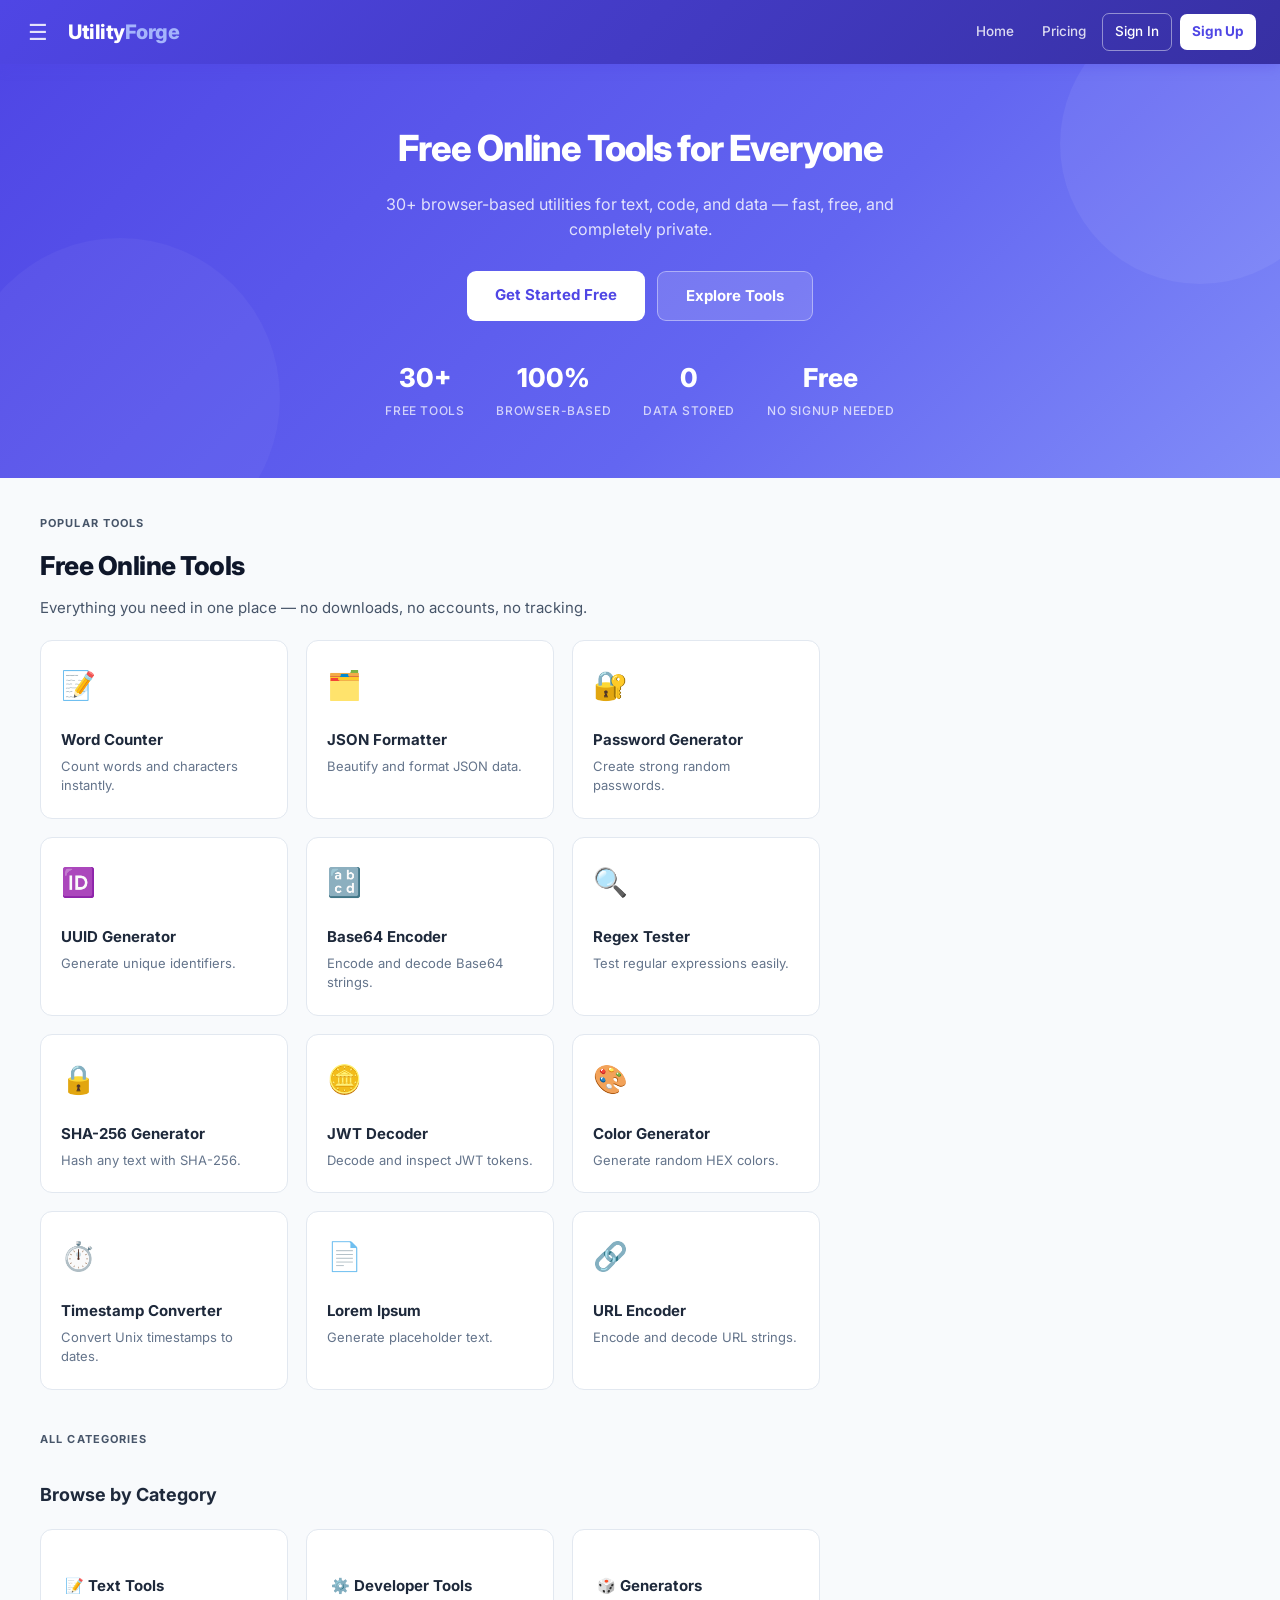
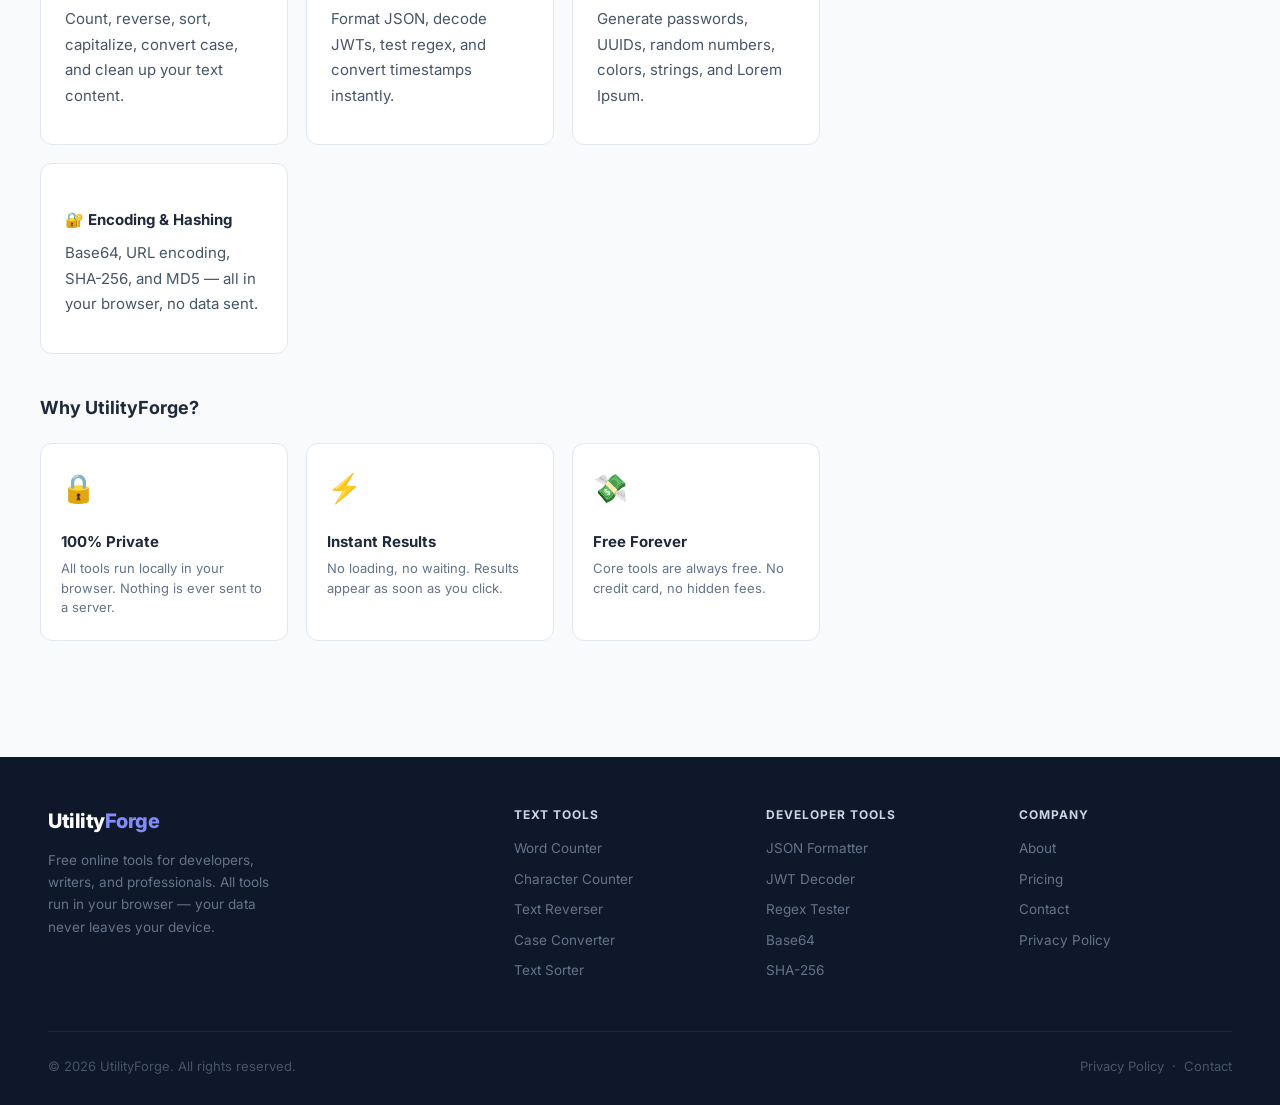
<file: index.html>
<!DOCTYPE html>
<html lang="en">

<head>

<meta charset="UTF-8">
<meta name="viewport" content="width=device-width, initial-scale=1.0">
<meta name="description" content="UtilityForge - Free online tools for developers and professionals. Text tools, generators, encoding utilities and more - all in your browser.">
<title>UtilityForge - Free Online Tools</title>

<link rel="stylesheet" href="style.css">
<script async src="https://pagead2.googlesyndication.com/pagead/js/adsbygoogle.js?client=ca-pub-5971482762015123"
crossorigin="anonymous"></script>

</head>

<body>

<header>
<span class="menu-btn" onclick="toggleSidebar()">☰</span>
<a href="index.html" class="logo">Utility<span>Forge</span></a>
</header>

<div class="hero-banner">
  <h1>Free Online Tools for Everyone</h1>
  <p>30+ browser-based utilities for text, code, and data — fast, free, and completely private.</p>
  <div class="hero-cta">
    <a href="auth.html#signup" class="cta-primary">Get Started Free</a>
    <a href="#tools" class="cta-secondary">Explore Tools</a>
  </div>
  <div class="hero-stats">
    <div class="hero-stat"><strong>30+</strong><span>Free Tools</span></div>
    <div class="hero-stat"><strong>100%</strong><span>Browser-based</span></div>
    <div class="hero-stat"><strong>0</strong><span>Data Stored</span></div>
    <div class="hero-stat"><strong>Free</strong><span>No Signup Needed</span></div>
  </div>
</div>

<div class="layout">

<div class="sidebar" id="sidebar">

<div class="category">
<h3 onclick="toggleCategory(this)">Text Tools ▸</h3>
<div class="category-items">
<a href="tools.html#word-counter">Word Counter</a>
<a href="tools.html#character-counter">Character Counter</a>
<a href="tools.html#line-counter">Line Counter</a>
<a href="tools.html#text-reverser">Text Reverser</a>
<a href="tools.html#text-sorter">Text Sorter</a>
<a href="tools.html#text-capitalizer">Text Capitalizer</a>
<a href="tools.html#case-converter">Case Converter</a>
<a href="tools.html#case-inverter">Case Inverter</a>
<a href="tools.html#duplicate-checker">Duplicate Checker</a>
<a href="tools.html#remove-duplicate-lines">Remove Duplicate Lines</a>
<a href="tools.html#remove-empty-lines">Remove Empty Lines</a>
</div>
</div>

<div class="category">
<h3 onclick="toggleCategory(this)">Developer Tools ▸</h3>
<div class="category-items">
<a href="tools.html#json-formatter">JSON Formatter</a>
<a href="tools.html#json-validator">JSON Validator</a>
<a href="tools.html#jwt-decoder">JWT Decoder</a>
<a href="tools.html#regex-tester">Regex Tester</a>
<a href="tools.html#timestamp-converter">Timestamp Converter</a>
</div>
</div>

<div class="category">
<h3 onclick="toggleCategory(this)">Generators ▸</h3>
<div class="category-items">
<a href="tools.html#password-generator">Password Generator</a>
<a href="tools.html#password-list-generator">Password List Generator</a>
<a href="tools.html#uuid-generator">UUID Generator</a>
<a href="tools.html#uuid-list-generator">UUID List Generator</a>
<a href="tools.html#random-number">Random Number Generator</a>
<a href="tools.html#random-string">Random String Generator</a>
<a href="tools.html#random-color">Random Color Generator</a>
<a href="tools.html#hex-generator">Random Hex Generator</a>
<a href="tools.html#lorem-generator">Lorem Ipsum Generator</a>
</div>
</div>

<div class="category">
<h3 onclick="toggleCategory(this)">Encoding & Hashing ▸</h3>
<div class="category-items">
<a href="tools.html#base64">Base64 Encoder/Decoder</a>
<a href="tools.html#base64-url-encoder">Base64 URL Encoder</a>
<a href="tools.html#url-encoder">URL Encoder/Decoder</a>
<a href="tools.html#sha256-generator">SHA-256 Generator</a>
<a href="tools.html#md5-generator">MD5 Generator</a>
</div>
</div>

</div>

<div class="content" id="tools">

<p class="section-label">Popular Tools</p>
<h1>Free Online Tools</h1>
<p>Everything you need in one place — no downloads, no accounts, no tracking.</p>

<div class="tool-grid">

<a href="tools.html#word-counter" class="tool-card">
<span class="tool-icon">📝</span>
<h3>Word Counter</h3>
<p>Count words and characters instantly.</p>
</a>

<a href="tools.html#json-formatter" class="tool-card">
<span class="tool-icon">🗂️</span>
<h3>JSON Formatter</h3>
<p>Beautify and format JSON data.</p>
</a>

<a href="tools.html#password-generator" class="tool-card">
<span class="tool-icon">🔐</span>
<h3>Password Generator</h3>
<p>Create strong random passwords.</p>
</a>

<a href="tools.html#uuid-generator" class="tool-card">
<span class="tool-icon">🆔</span>
<h3>UUID Generator</h3>
<p>Generate unique identifiers.</p>
</a>

<a href="tools.html#base64" class="tool-card">
<span class="tool-icon">🔡</span>
<h3>Base64 Encoder</h3>
<p>Encode and decode Base64 strings.</p>
</a>

<a href="tools.html#regex-tester" class="tool-card">
<span class="tool-icon">🔍</span>
<h3>Regex Tester</h3>
<p>Test regular expressions easily.</p>
</a>

<a href="tools.html#sha256-generator" class="tool-card">
<span class="tool-icon">🔒</span>
<h3>SHA-256 Generator</h3>
<p>Hash any text with SHA-256.</p>
</a>

<a href="tools.html#jwt-decoder" class="tool-card">
<span class="tool-icon">🪙</span>
<h3>JWT Decoder</h3>
<p>Decode and inspect JWT tokens.</p>
</a>

<a href="tools.html#random-color" class="tool-card">
<span class="tool-icon">🎨</span>
<h3>Color Generator</h3>
<p>Generate random HEX colors.</p>
</a>

<a href="tools.html#timestamp-converter" class="tool-card">
<span class="tool-icon">⏱️</span>
<h3>Timestamp Converter</h3>
<p>Convert Unix timestamps to dates.</p>
</a>

<a href="tools.html#lorem-generator" class="tool-card">
<span class="tool-icon">📄</span>
<h3>Lorem Ipsum</h3>
<p>Generate placeholder text.</p>
</a>

<a href="tools.html#url-encoder" class="tool-card">
<span class="tool-icon">🔗</span>
<h3>URL Encoder</h3>
<p>Encode and decode URL strings.</p>
</a>

</div>

<p class="section-label" style="margin-top:40px;">All Categories</p>
<h2>Browse by Category</h2>

<div class="category-grid">

<div class="category-card">
<h3>📝 Text Tools</h3>
<p>Count, reverse, sort, capitalize, convert case, and clean up your text content.</p>
</div>

<div class="category-card">
<h3>⚙️ Developer Tools</h3>
<p>Format JSON, decode JWTs, test regex, and convert timestamps instantly.</p>
</div>

<div class="category-card">
<h3>🎲 Generators</h3>
<p>Generate passwords, UUIDs, random numbers, colors, strings, and Lorem Ipsum.</p>
</div>

<div class="category-card">
<h3>🔐 Encoding & Hashing</h3>
<p>Base64, URL encoding, SHA-256, and MD5 — all in your browser, no data sent.</p>
</div>

</div>

<h2 style="margin-top:40px;">Why UtilityForge?</h2>
<div class="tool-grid">
<div class="tool-card">
<span class="tool-icon">🔒</span>
<h3>100% Private</h3>
<p>All tools run locally in your browser. Nothing is ever sent to a server.</p>
</div>
<div class="tool-card">
<span class="tool-icon">⚡</span>
<h3>Instant Results</h3>
<p>No loading, no waiting. Results appear as soon as you click.</p>
</div>
<div class="tool-card">
<span class="tool-icon">💸</span>
<h3>Free Forever</h3>
<p>Core tools are always free. No credit card, no hidden fees.</p>
</div>
</div>

</div>

</div>

<footer class="footer">
</footer>

<script src="supabase-config.js"></script>
<script src="auth.js"></script>
<script src="script.js"></script>

</body>
</html>
</file>
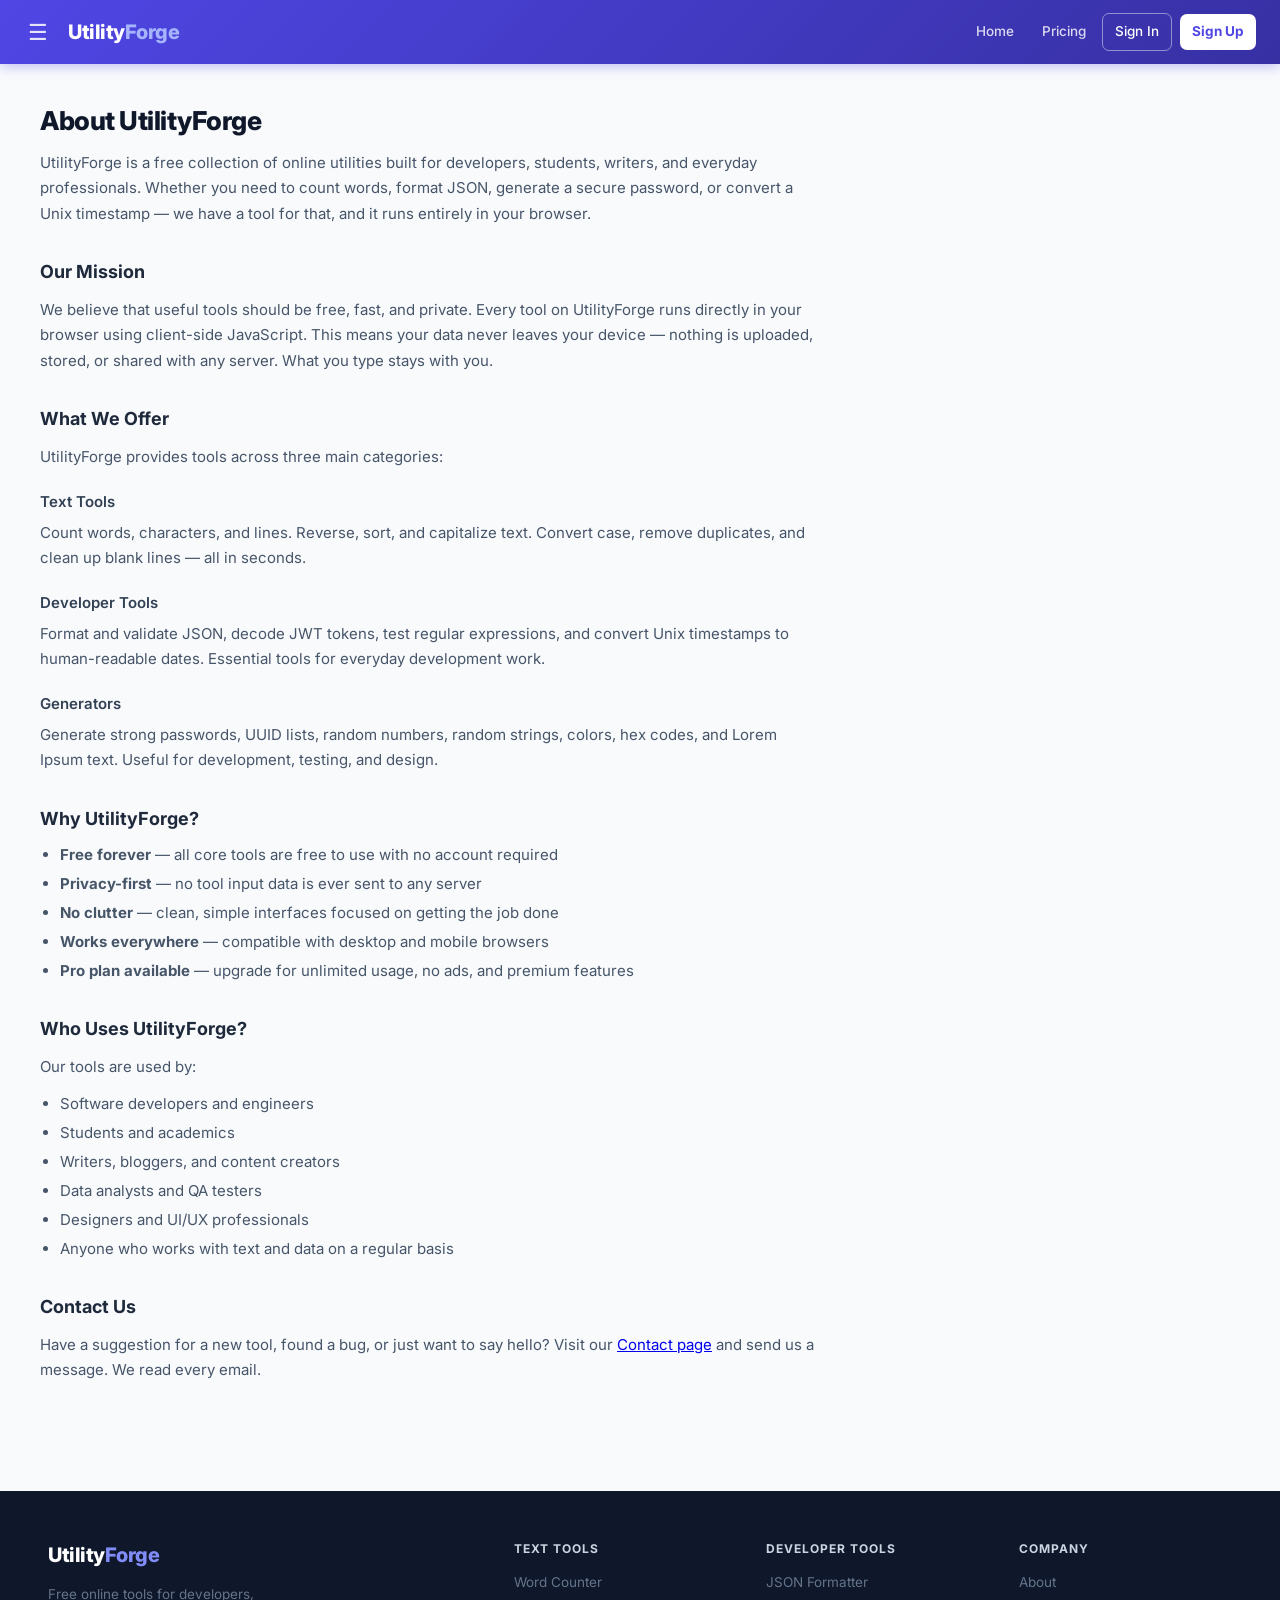
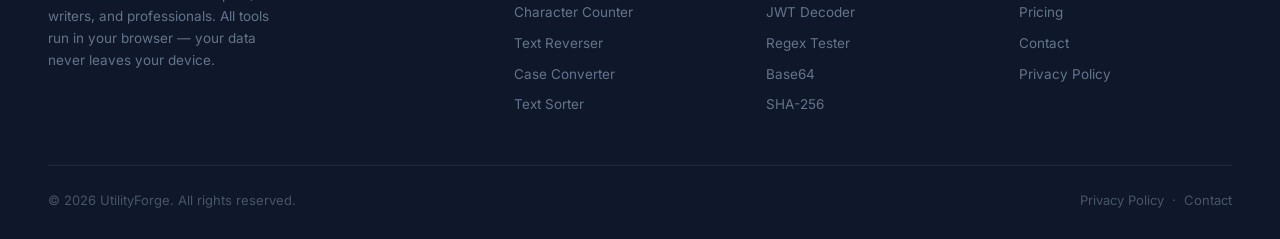
<file: info.html>
<!DOCTYPE html>
<html lang="en">
<head>
<meta charset="UTF-8">
<meta name="viewport" content="width=device-width, initial-scale=1.0">
<meta name="description" content="Learn about UtilityForge - a free collection of online tools for developers, students, and professionals.">
<title>About | UtilityForge</title>
<link rel="stylesheet" href="style.css">
<script async src="https://pagead2.googlesyndication.com/pagead/js/adsbygoogle.js?client=ca-pub-5971482762015123" crossorigin="anonymous"></script>
</head>
<body>

<header>
<span class="menu-btn" onclick="toggleSidebar()">☰</span>
<a href="index.html" class="logo">Utility<span>Forge</span></a>
</header>

<!-- ABOUT -->
<div id="about" class="info-section">
<div class="content">
<h1>About UtilityForge</h1>

<p>UtilityForge is a free collection of online utilities built for developers, students, writers, and everyday professionals. Whether you need to count words, format JSON, generate a secure password, or convert a Unix timestamp — we have a tool for that, and it runs entirely in your browser.</p>

<h2>Our Mission</h2>
<p>We believe that useful tools should be free, fast, and private. Every tool on UtilityForge runs directly in your browser using client-side JavaScript. This means your data never leaves your device — nothing is uploaded, stored, or shared with any server. What you type stays with you.</p>

<h2>What We Offer</h2>
<p>UtilityForge provides tools across three main categories:</p>

<h3>Text Tools</h3>
<p>Count words, characters, and lines. Reverse, sort, and capitalize text. Convert case, remove duplicates, and clean up blank lines — all in seconds.</p>

<h3>Developer Tools</h3>
<p>Format and validate JSON, decode JWT tokens, test regular expressions, and convert Unix timestamps to human-readable dates. Essential tools for everyday development work.</p>

<h3>Generators</h3>
<p>Generate strong passwords, UUID lists, random numbers, random strings, colors, hex codes, and Lorem Ipsum text. Useful for development, testing, and design.</p>

<h2>Why UtilityForge?</h2>
<ul>
  <li><strong>Free forever</strong> — all core tools are free to use with no account required</li>
  <li><strong>Privacy-first</strong> — no tool input data is ever sent to any server</li>
  <li><strong>No clutter</strong> — clean, simple interfaces focused on getting the job done</li>
  <li><strong>Works everywhere</strong> — compatible with desktop and mobile browsers</li>
  <li><strong>Pro plan available</strong> — upgrade for unlimited usage, no ads, and premium features</li>
</ul>

<h2>Who Uses UtilityForge?</h2>
<p>Our tools are used by:</p>
<ul>
  <li>Software developers and engineers</li>
  <li>Students and academics</li>
  <li>Writers, bloggers, and content creators</li>
  <li>Data analysts and QA testers</li>
  <li>Designers and UI/UX professionals</li>
  <li>Anyone who works with text and data on a regular basis</li>
</ul>

<h2>Contact Us</h2>
<p>Have a suggestion for a new tool, found a bug, or just want to say hello? Visit our <a href="#contact" onclick="showSection('contact')">Contact page</a> and send us a message. We read every email.</p>
</div>
</div>

<!-- CONTACT -->
<div id="contact" class="info-section">
<div class="content">
<h1>Contact Us</h1>

<p>We would love to hear from you. Whether you have a question, a suggestion for a new tool, or you have found a bug — reach out and we will get back to you as soon as possible.</p>

<h2>Get In Touch</h2>
<p>You can contact us by email:</p>
<p><strong>Email:</strong> utilityforge.tools@gmail.com</p>

<h2>What Can You Contact Us About?</h2>
<ul>
  <li><strong>Tool suggestions</strong> — Have an idea for a tool we should add? Let us know.</li>
  <li><strong>Bug reports</strong> — If a tool is not working correctly on your device or browser, please tell us.</li>
  <li><strong>General feedback</strong> — We welcome any feedback about the site design, tools, or user experience.</li>
  <li><strong>Billing &amp; account questions</strong> — For Pro plan or payment related questions, use the same email.</li>
  <li><strong>Business inquiries</strong> — For partnerships or advertising inquiries, please use the same email.</li>
</ul>

<h2>Response Time</h2>
<p>We aim to respond to all messages within 2-3 business days. We appreciate your patience.</p>

<h2>Privacy</h2>
<p>Any information you share with us via email is used only to respond to your message. We do not share your contact details with third parties. For more information, please read our <a href="#privacy" onclick="showSection('privacy')">Privacy Policy</a>.</p>
</div>
</div>

<!-- PRIVACY -->
<div id="privacy" class="info-section">
<div class="content">
<h1>Privacy Policy</h1>
<p><em>Last updated: March 2026</em></p>

<p>At UtilityForge, your privacy is important to us. This Privacy Policy explains how we handle information when you visit our website and use our online tools.</p>

<h2>1. Tool Data</h2>
<p>All tools on UtilityForge run entirely in your browser using client-side JavaScript. Any text you enter into a tool is <strong>never sent to our servers</strong>. We do not store, log, or retain any input you type into any tool. Your work stays on your device.</p>

<h2>2. Account Information</h2>
<p>If you choose to create a free account, we collect:</p>
<ul>
  <li>Your email address</li>
  <li>Your name (optional, provided at signup)</li>
  <li>Your subscription plan status (free or Pro)</li>
</ul>
<p>This information is stored securely using <a href="https://supabase.com" target="_blank" rel="noopener">Supabase</a>, our authentication and database provider. We use this data solely to manage your account and subscription. We never sell your personal data to third parties.</p>

<h2>3. Cookies &amp; Local Storage</h2>
<p>UtilityForge uses cookies and browser local storage in the following ways:</p>
<ul>
  <li><strong>Authentication:</strong> To keep you signed in across sessions.</li>
  <li><strong>Plan cache:</strong> To remember your subscription plan locally for faster page loads.</li>
  <li><strong>Advertising cookies:</strong> We use Google AdSense to display advertisements. Google may use cookies to serve ads based on your prior visits to this and other websites.</li>
  <li><strong>Analytics cookies:</strong> We may use analytics services to understand general usage patterns. This data is aggregated and anonymous.</li>
</ul>
<p>You can opt out of personalized advertising by visiting <a href="https://www.google.com/settings/ads" target="_blank" rel="noopener">Google's Ad Settings</a>.</p>

<h2>4. Google AdSense</h2>
<p>We participate in the Google AdSense program, which allows Google to display advertisements on our pages. Google may use cookies and web beacons to collect information about your visits to this and other websites in order to serve you relevant advertisements.</p>
<p>You may opt out of personalized ads by visiting <a href="https://optout.aboutads.info/" target="_blank" rel="noopener">aboutads.info</a>. For more information, see <a href="https://policies.google.com/privacy" target="_blank" rel="noopener">Google's Privacy Policy</a>.</p>

<h2>5. Third-Party Links</h2>
<p>Our website may contain links to third-party websites. We are not responsible for the privacy practices or content of those sites. We encourage you to review their privacy policies.</p>

<h2>6. Children's Privacy</h2>
<p>UtilityForge does not knowingly collect personal information from children under the age of 13. If you believe a child has provided us with personal information, please contact us and we will delete it promptly.</p>

<h2>7. Changes to This Policy</h2>
<p>We may update this Privacy Policy from time to time. Changes will be reflected on this page with an updated date. We encourage you to review this page periodically.</p>

<h2>8. Contact Us</h2>
<p>If you have any questions about this Privacy Policy, please contact us:</p>
<p><strong>Email:</strong> utilityforge.tools@gmail.com</p>
</div>
</div>

<footer class="footer">
<a href="#about" onclick="showSection('about')">About</a>
<a href="#contact" onclick="showSection('contact')">Contact</a>
<a href="#privacy" onclick="showSection('privacy')">Privacy Policy</a>
</footer>

<script src="supabase-config.js"></script>
<script src="auth.js"></script>
<script src="script.js"></script>
<script>
const INFO_META = {
  'about':   ['About | UtilityForge',          'Learn about UtilityForge - a free collection of online tools for developers, students, and professionals.'],
  'contact': ['Contact | UtilityForge',         'Contact the UtilityForge team. Send us your questions, suggestions, or feedback.'],
  'privacy': ['Privacy Policy | UtilityForge',  'UtilityForge Privacy Policy. Learn how we protect your data and use cookies.']
};

function showSection(id) {
  document.querySelectorAll('.info-section').forEach(function(s) { s.hidden = true; });
  var el = document.getElementById(id);
  if (el) {
    el.hidden = false;
    var meta = INFO_META[id];
    if (meta) {
      document.title = meta[0];
      document.querySelector('meta[name="description"]').setAttribute('content', meta[1]);
    }
  }
}

function route() {
  var hash = location.hash.replace('#', '') || 'about';
  showSection(hash);
}

window.addEventListener('hashchange', route);
window.addEventListener('load', route);
</script>
</body>
</html>
</file>
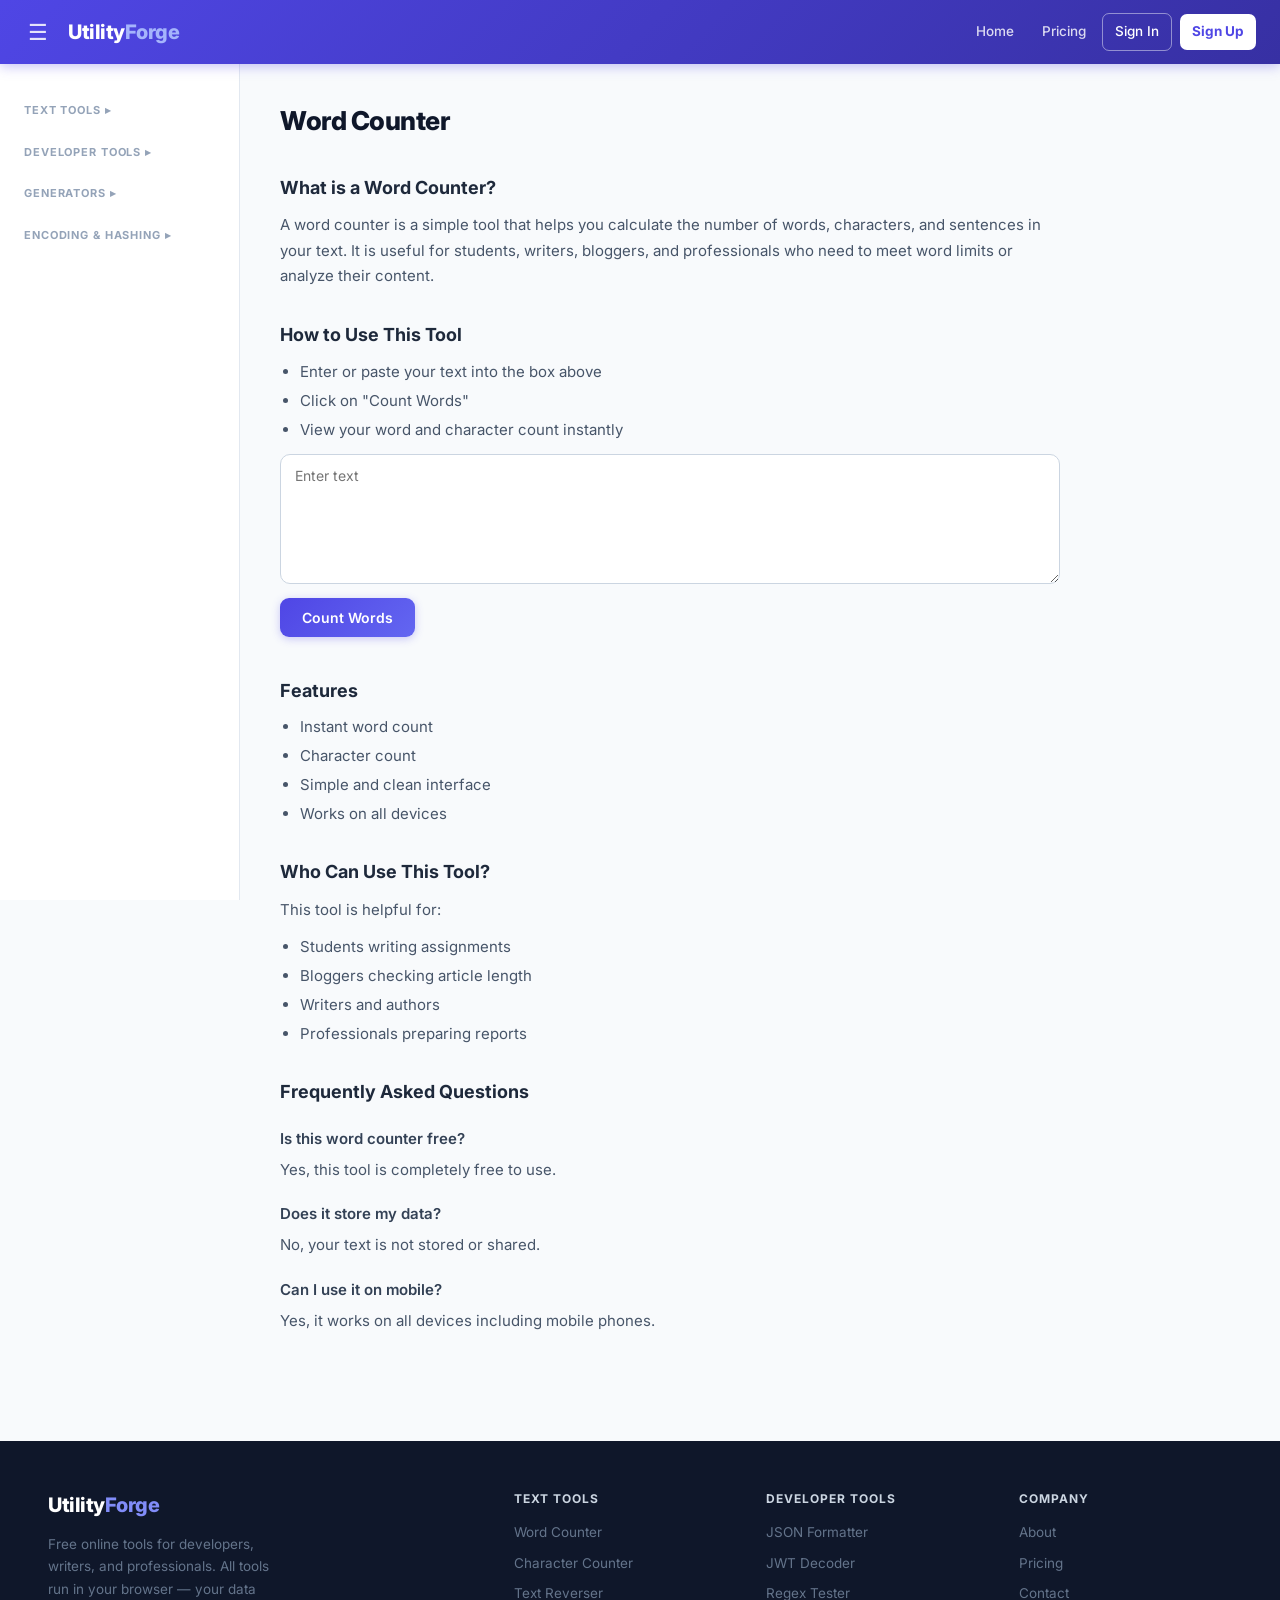
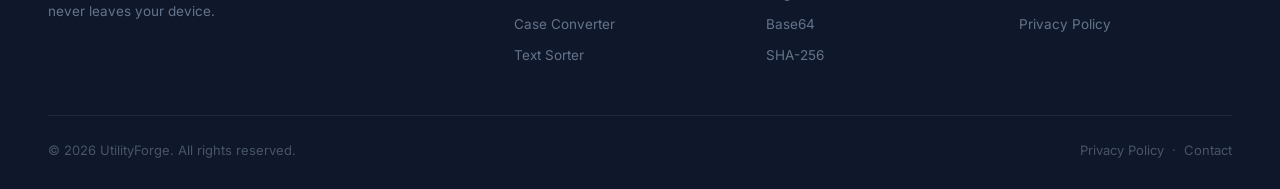
<file: tools.html>
<!DOCTYPE html>
<html lang="en">
<head>
<meta charset="UTF-8">
<meta name="viewport" content="width=device-width, initial-scale=1.0">
<meta name="description" content="Free online tools for developers and professionals.">
<title>UtilityForge Tools</title>
<link rel="stylesheet" href="style.css">
<script async src="https://pagead2.googlesyndication.com/pagead/js/adsbygoogle.js?client=ca-pub-5971482762015123" crossorigin="anonymous"></script>
</head>
<body>

<header>
<span class="menu-btn" onclick="toggleSidebar()">☰</span>
<a href="index.html" class="logo">Utility<span>Forge</span></a>
</header>

<div class="layout">

<div class="sidebar" id="sidebar">

<div class="category">
<h3 onclick="toggleCategory(this)">Text Tools ▸</h3>
<div class="category-items">
<a href="#word-counter">Word Counter</a>
<a href="#character-counter">Character Counter</a>
<a href="#line-counter">Line Counter</a>
<a href="#text-reverser">Text Reverser</a>
<a href="#text-sorter">Text Sorter</a>
<a href="#text-capitalizer">Text Capitalizer</a>
<a href="#case-converter">Case Converter</a>
<a href="#case-inverter">Case Inverter</a>
<a href="#duplicate-checker">Duplicate Checker</a>
<a href="#remove-duplicate-lines">Remove Duplicate Lines</a>
<a href="#remove-empty-lines">Remove Empty Lines</a>
</div>
</div>

<div class="category">
<h3 onclick="toggleCategory(this)">Developer Tools ▸</h3>
<div class="category-items">
<a href="#json-formatter">JSON Formatter</a>
<a href="#json-validator">JSON Validator</a>
<a href="#jwt-decoder">JWT Decoder</a>
<a href="#regex-tester">Regex Tester</a>
<a href="#timestamp-converter">Timestamp Converter</a>
</div>
</div>

<div class="category">
<h3 onclick="toggleCategory(this)">Generators ▸</h3>
<div class="category-items">
<a href="#password-generator">Password Generator</a>
<a href="#password-list-generator">Password List Generator</a>
<a href="#uuid-generator">UUID Generator</a>
<a href="#uuid-list-generator">UUID List Generator</a>
<a href="#random-number">Random Number Generator</a>
<a href="#random-string">Random String Generator</a>
<a href="#random-color">Random Color Generator</a>
<a href="#hex-generator">Random Hex Generator</a>
<a href="#lorem-generator">Lorem Ipsum Generator</a>
</div>
</div>

<div class="category">
<h3 onclick="toggleCategory(this)">Encoding &amp; Hashing ▸</h3>
<div class="category-items">
<a href="#base64">Base64 Encoder/Decoder</a>
<a href="#base64-url-encoder">Base64 URL Encoder</a>
<a href="#url-encoder">URL Encoder/Decoder</a>
<a href="#sha256-generator">SHA-256 Generator</a>
<a href="#md5-generator">MD5 Generator</a>
</div>
</div>

</div>

<div class="content">

<!-- ===== TEXT TOOLS ===== -->

<div id="word-counter" class="tool-section" hidden>
<h1>Word Counter</h1>
<h2>What is a Word Counter?</h2>
<p>
A word counter is a simple tool that helps you calculate the number of words, characters, and sentences in your text. It is useful for students, writers, bloggers, and professionals who need to meet word limits or analyze their content.
</p>
<h2>How to Use This Tool</h2>
<ul>
  <li>Enter or paste your text into the box above</li>
  <li>Click on "Count Words"</li>
  <li>View your word and character count instantly</li>
</ul>
<textarea id="textInput" placeholder="Enter text"></textarea>
<button onclick="countWords()">Count Words</button>
<p id="result"></p>
<h2>Features</h2>
<ul>
  <li>Instant word count</li>
  <li>Character count</li>
  <li>Simple and clean interface</li>
  <li>Works on all devices</li>
</ul>
<h2>Who Can Use This Tool?</h2>
<p>This tool is helpful for:</p>
<ul>
  <li>Students writing assignments</li>
  <li>Bloggers checking article length</li>
  <li>Writers and authors</li>
  <li>Professionals preparing reports</li>
</ul>
<h2>Frequently Asked Questions</h2>
<h3>Is this word counter free?</h3>
<p>Yes, this tool is completely free to use.</p>
<h3>Does it store my data?</h3>
<p>No, your text is not stored or shared.</p>
<h3>Can I use it on mobile?</h3>
<p>Yes, it works on all devices including mobile phones.</p>
</div>

<div id="character-counter" class="tool-section" hidden>
<h1>Character Counter</h1>
<h2>What is a Character Counter?</h2>
<p>
A character counter is a tool that helps you count the total number of characters in a given text. It includes letters, numbers, spaces, and special symbols. This tool is especially useful when working with character limits.
</p>
<textarea id="charInput"></textarea>
<br><br>
<button onclick="countChars()">Count Characters</button>
<p id="charResult"></p>
<h2>How to Use This Tool</h2>
<ul>
  <li>Type or paste your text into the input box above</li>
  <li>Click on "Count Characters"</li>
  <li>Instantly view the total number of characters</li>
</ul>
<h2>Features</h2>
<ul>
  <li>Instant character counting</li>
  <li>Includes spaces and special characters</li>
  <li>Simple and user-friendly interface</li>
  <li>Works on desktop and mobile devices</li>
</ul>
<h2>Who Can Use This Tool?</h2>
<p>This tool is useful for:</p>
<ul>
  <li>Writers and bloggers</li>
  <li>Students with assignment limits</li>
  <li>Social media users (Twitter, Instagram captions)</li>
  <li>Developers working with text constraints</li>
</ul>
<h2>Frequently Asked Questions</h2>
<h3>Does this tool count spaces?</h3>
<p>Yes, spaces are included in the character count.</p>
<h3>Is this tool free to use?</h3>
<p>Yes, it is completely free.</p>
<h3>Is my data stored?</h3>
<p>No, your text is not stored or shared.</p>
</div>

<div id="line-counter" class="tool-section" hidden>
<h1>Line Counter</h1>
<h2>What is a Line Counter?</h2>
<p>
A line counter is a tool that helps you count the total number of lines in a block of text. Each new line or paragraph is counted separately, making it useful for formatting, coding, and content analysis.
</p>
<textarea id="lineInput"></textarea>
<br><br>
<button onclick="countLines()">Count Lines</button>
<p id="lineResult"></p>
<h2>How to Use This Tool</h2>
<ul>
  <li>Paste or type your text into the input box above</li>
  <li>Click on "Count Lines"</li>
  <li>View the total number of lines instantly</li>
</ul>
<h2>Features</h2>
<ul>
  <li>Accurate line counting</li>
  <li>Handles multi-line text easily</li>
  <li>Simple and fast interface</li>
  <li>No data is stored or shared</li>
</ul>
<h2>Who Can Use This Tool?</h2>
<p>This tool is helpful for:</p>
<ul>
  <li>Developers counting lines of code</li>
  <li>Writers organizing paragraphs</li>
  <li>Students formatting assignments</li>
  <li>Content creators managing text structure</li>
</ul>
<h2>Frequently Asked Questions</h2>
<h3>What counts as a line?</h3>
<p>Each new line separated by a line break is counted as one line.</p>
<h3>Does it count empty lines?</h3>
<p>Yes, empty lines may also be counted depending on formatting.</p>
<h3>Is this tool free?</h3>
<p>Yes, it is completely free to use.</p>
</div>

<div id="text-reverser" class="tool-section" hidden>
<h1>Text Reverser</h1>
<h2>What is a Text Reverser?</h2>
<p>
A text reverser is a tool that flips your text so that it appears in reverse order. It can reverse entire sentences, words, or characters, depending on how it is used. This tool is useful for fun, coding, and creative text formatting.
</p>
<h2>How to Use This Tool</h2>
<ul>
  <li>Enter or paste your text into the input box above</li>
  <li>Click on "Reverse Text"</li>
  <li>Your reversed text will appear instantly below</li>
</ul>
<textarea id="reverseInput"></textarea>
<button onclick="reverseText()">Reverse Text</button>
<textarea id="reverseOutput" readonly></textarea>
<h2>Features</h2>
<ul>
  <li>Instant text reversal</li>
  <li>Supports long text inputs</li>
  <li>Simple and easy-to-use interface</li>
  <li>No data storage or tracking</li>
</ul>
<h2>Who Can Use This Tool?</h2>
<p>This tool is useful for:</p>
<ul>
  <li>Developers testing string manipulation</li>
  <li>Students learning programming concepts</li>
  <li>Social media users creating fun text</li>
  <li>Writers experimenting with formatting</li>
</ul>
<h2>Frequently Asked Questions</h2>
<h3>Does this tool change my original text?</h3>
<p>No, it only displays a reversed version.</p>
<h3>Is it safe to use?</h3>
<p>Yes, your text is processed locally and not stored.</p>
<h3>Can I reverse large text?</h3>
<p>Yes, the tool supports large text inputs.</p>
</div>

<div id="text-sorter" class="tool-section" hidden>
<h1>Text Sorter</h1>
<p>Sort lines of text alphabetically in seconds. Paste your list, click Sort, and get an ordered result instantly — no signup required.</p>
<textarea id="sortInput" placeholder="Paste your lines of text here (one item per line)..."></textarea>
<button onclick="sortText()">Sort Lines A-Z</button>
<textarea id="sortOutput" readonly placeholder="Sorted result will appear here..."></textarea>
<h2>What is a Text Sorter?</h2>
<p>A text sorter is a tool that arranges lines of text in alphabetical order. It treats each line as a separate item and sorts them using standard alphabetical (lexicographic) order. This is especially useful for organizing lists, cleaning datasets, and preparing content for further processing.</p>
<h2>How to Use This Tool</h2>
<ul>
  <li>Paste your list of items into the input box above (one item per line)</li>
  <li>Click the <strong>Sort Lines A-Z</strong> button</li>
  <li>The sorted list will appear in the output box below</li>
  <li>Copy the sorted result to use in your project</li>
</ul>
<h2>Features</h2>
<ul>
  <li>Sorts lines of text alphabetically (A to Z)</li>
  <li>Handles large lists quickly</li>
  <li>Runs entirely in your browser — no data sent to any server</li>
  <li>Free with no registration required</li>
</ul>
<h2>Who Can Use This Tool?</h2>
<ul>
  <li>Writers organizing research notes or references</li>
  <li>Developers sorting configuration values or enums</li>
  <li>Students arranging bibliography entries</li>
  <li>Data analysts preparing lists for reporting</li>
</ul>
<h2>Frequently Asked Questions</h2>
<h3>Is sorting case-sensitive?</h3>
<p>Yes, by default uppercase letters come before lowercase in alphabetical sorting (standard JavaScript sort behavior).</p>
<h3>Is my text stored?</h3>
<p>No. All processing happens locally in your browser.</p>
<h3>Is this tool free?</h3>
<p>Yes, completely free to use.</p>
</div>

<div id="text-capitalizer" class="tool-section" hidden>
<h1>Text Capitalizer</h1>
<p>Capitalize the first letter of every word in your text instantly. Perfect for formatting titles, headings, and names. Free and no signup required.</p>
<textarea id="capInput" placeholder="Enter your text here..."></textarea>
<button onclick="capitalizeText()">Capitalize Text</button>
<textarea id="capOutput" readonly placeholder="Capitalized text will appear here..."></textarea>
<h2>What is Text Capitalization?</h2>
<p>Text capitalization (also called Title Case) converts the first letter of each word to uppercase while keeping the rest of the letters as-is. This is commonly used for article titles, book names, headings, proper nouns, and button labels in user interfaces.</p>
<h2>How to Use This Tool</h2>
<ul>
  <li>Type or paste your text into the input box above</li>
  <li>Click the <strong>Capitalize Text</strong> button</li>
  <li>The capitalized version will appear in the output box</li>
  <li>Copy the result and use it wherever needed</li>
</ul>
<h2>Features</h2>
<ul>
  <li>Capitalizes the first letter of every word</li>
  <li>Works with any amount of text</li>
  <li>Runs entirely in your browser — no data sent to any server</li>
  <li>Free to use with no registration required</li>
</ul>
<h2>Who Can Use This Tool?</h2>
<ul>
  <li>Writers and bloggers formatting article titles</li>
  <li>Students writing academic papers</li>
  <li>Developers generating display names from raw data</li>
  <li>Social media managers formatting post headings</li>
</ul>
<h2>Frequently Asked Questions</h2>
<h3>Does this follow standard title case rules?</h3>
<p>This tool capitalizes the first letter of every word. For formal title case (which skips articles and prepositions), you may need to review the result manually.</p>
<h3>Is my text stored?</h3>
<p>No. All processing happens locally in your browser.</p>
<h3>Is this tool free?</h3>
<p>Yes, completely free to use.</p>
</div>

<div id="case-converter" class="tool-section" hidden>
<h1>Case Converter</h1>
<p>Convert your text to UPPERCASE or lowercase instantly. Paste any text and click a button to change its case — free and no signup required.</p>
<textarea id="caseInput" placeholder="Enter your text here..."></textarea>
<button onclick="toUpper()">Convert to UPPERCASE</button>
<button onclick="toLower()">Convert to lowercase</button>
<textarea id="caseOutput" readonly placeholder="Converted text will appear here..."></textarea>
<h2>What is Case Conversion?</h2>
<p>Case conversion changes the letter casing of your text. Converting to uppercase means all letters become capital letters (e.g. "hello world" → "HELLO WORLD"). Converting to lowercase means all letters become small letters (e.g. "HELLO WORLD" → "hello world"). This is useful when you need to standardize text formatting quickly.</p>
<h2>How to Use This Tool</h2>
<ul>
  <li>Type or paste your text into the input box above</li>
  <li>Click <strong>Convert to UPPERCASE</strong> to make all letters capital</li>
  <li>Or click <strong>Convert to lowercase</strong> to make all letters small</li>
  <li>Copy the result from the output box</li>
</ul>
<h2>Features</h2>
<ul>
  <li>Instantly converts text to uppercase or lowercase</li>
  <li>Works with any language that uses the Latin alphabet</li>
  <li>Handles large amounts of text efficiently</li>
  <li>Runs entirely in your browser — no data sent anywhere</li>
  <li>Free with no registration required</li>
</ul>
<h2>Who Can Use This Tool?</h2>
<ul>
  <li>Writers correcting accidental caps lock text</li>
  <li>Developers normalizing string input</li>
  <li>Students formatting citations or headings</li>
  <li>Anyone needing quick text case changes</li>
</ul>
<h2>Frequently Asked Questions</h2>
<h3>Does this work with numbers and symbols?</h3>
<p>Numbers and symbols are not affected by case conversion — only letters change.</p>
<h3>Is my text stored?</h3>
<p>No. All processing happens locally in your browser.</p>
<h3>Is this tool free?</h3>
<p>Yes, completely free to use.</p>
</div>

<div id="case-inverter" class="tool-section" hidden>
<h1>Case Inverter</h1>
<p>Flip the case of every character in your text instantly. Uppercase letters become lowercase and lowercase become uppercase. Free and no signup required.</p>
<textarea id="invertInput" placeholder="Enter your text here..."></textarea>
<button onclick="invertCase()">Invert Case</button>
<textarea id="invertOutput" readonly placeholder="Inverted text will appear here..."></textarea>
<h2>What is Case Inversion?</h2>
<p>Case inversion flips the case of every individual letter in your text. Any uppercase letter becomes lowercase, and any lowercase letter becomes uppercase. For example, "Hello World" becomes "hELLO wORLD". Symbols, numbers, and spaces are left unchanged.</p>
<h2>How to Use This Tool</h2>
<ul>
  <li>Type or paste your text into the input box above</li>
  <li>Click the <strong>Invert Case</strong> button</li>
  <li>The case-inverted text will appear in the output box</li>
  <li>Copy the result and use it wherever needed</li>
</ul>
<h2>Features</h2>
<ul>
  <li>Inverts the case of every letter character</li>
  <li>Numbers and symbols are not affected</li>
  <li>Runs entirely in your browser — no data sent anywhere</li>
  <li>Free to use with no registration required</li>
</ul>
<h2>Who Can Use This Tool?</h2>
<ul>
  <li>Writers and students experimenting with text formatting</li>
  <li>Developers testing string manipulation functions</li>
  <li>Social media users creating stylized text effects</li>
  <li>Anyone who needs to quickly flip text case</li>
</ul>
<h2>Frequently Asked Questions</h2>
<h3>Does this affect numbers and symbols?</h3>
<p>No. Only alphabetical letters are affected. Numbers, spaces, and symbols remain unchanged.</p>
<h3>Is my text stored?</h3>
<p>No. All processing happens locally in your browser.</p>
<h3>Is this tool free?</h3>
<p>Yes, completely free to use.</p>
</div>

<div id="duplicate-checker" class="tool-section" hidden>
<h1>Duplicate Line Checker</h1>
<p>Find out how many duplicate lines are in your text instantly. Paste your content below and get a count of repeated lines in one click.</p>
<textarea id="dupInput" placeholder="Paste your text here (one item per line)..."></textarea>
<button onclick="checkDuplicates()">Check for Duplicates</button>
<p id="dupResult" style="font-size:20px;font-weight:bold;margin-top:15px;"></p>
<h2>What is a Duplicate Checker?</h2>
<p>A duplicate line checker scans a block of text and counts how many lines appear more than once. It compares each line exactly as written and reports the total number of duplicate (repeated) lines. This is useful for cleaning data, reviewing lists, and auditing content for repetition.</p>
<h2>How to Use This Tool</h2>
<ul>
  <li>Paste your text into the input box above (one entry per line)</li>
  <li>Click the <strong>Check for Duplicates</strong> button</li>
  <li>The tool will display the number of duplicate lines found</li>
</ul>
<h2>Features</h2>
<ul>
  <li>Counts the number of duplicate lines in your text</li>
  <li>Exact line matching (case-sensitive)</li>
  <li>Runs entirely in your browser — no data sent anywhere</li>
  <li>Free to use with no registration required</li>
</ul>
<h2>Who Can Use This Tool?</h2>
<ul>
  <li>Data analysts checking datasets for repeated entries</li>
  <li>Writers reviewing content for unintentional repetition</li>
  <li>Developers validating lists and config files</li>
  <li>Students proofreading large documents</li>
</ul>
<h2>Frequently Asked Questions</h2>
<h3>Is the check case-sensitive?</h3>
<p>Yes. "Hello" and "hello" are treated as different lines.</p>
<h3>Is my data stored?</h3>
<p>No. All processing happens locally in your browser.</p>
<h3>Is this tool free?</h3>
<p>Yes, completely free to use.</p>
</div>

<div id="remove-duplicate-lines" class="tool-section" hidden>
<h1>Remove Duplicate Lines</h1>
<p>Paste your text and instantly remove all duplicate lines, keeping only the first occurrence of each unique line. Free, fast, and works entirely in your browser.</p>
<textarea id="input" placeholder="Paste your text here (one item per line)..."></textarea>
<button onclick="removeDuplicates()">Remove Duplicate Lines</button>
<textarea id="output" placeholder="Cleaned text will appear here..." readonly></textarea>
<h2>What Does This Tool Do?</h2>
<p>This tool removes repeated lines from a block of text, keeping only the first occurrence of each unique line. All subsequent duplicates are deleted. This is different from a duplicate counter — instead of just reporting duplicates, this tool actively removes them and gives you a clean output.</p>
<h2>How to Use This Tool</h2>
<ul>
  <li>Paste your text into the input box above (one item per line)</li>
  <li>Click <strong>Remove Duplicate Lines</strong></li>
  <li>The cleaned text with all duplicates removed appears in the output box</li>
  <li>Copy the result to use in your project</li>
</ul>
<h2>Features</h2>
<ul>
  <li>Removes all duplicate lines, keeping only unique lines</li>
  <li>Preserves the original order of first occurrences</li>
  <li>Runs entirely in your browser — no data sent to any server</li>
  <li>Free to use with no registration required</li>
</ul>
<h2>Common Uses</h2>
<ul>
  <li>Cleaning up exported mailing lists or contact lists</li>
  <li>Removing repeated entries from log files</li>
  <li>Deduplicating keyword lists or tags</li>
  <li>Cleaning datasets for data analysis</li>
</ul>
<h2>Frequently Asked Questions</h2>
<h3>Which duplicate is kept?</h3>
<p>The first occurrence of each line is kept. All subsequent duplicates are removed.</p>
<h3>Is the comparison case-sensitive?</h3>
<p>Yes. "Apple" and "apple" are treated as different lines.</p>
<h3>Is this tool free?</h3>
<p>Yes, completely free to use.</p>
</div>

<div id="remove-empty-lines" class="tool-section" hidden>
<h1>Remove Empty Lines</h1>
<p>Paste your text and instantly strip out all blank lines, giving you a clean, compact output. Free and works entirely in your browser.</p>
<textarea id="emptyInput" placeholder="Paste your text here..."></textarea>
<button onclick="removeEmptyLines()">Remove Empty Lines</button>
<textarea id="emptyOutput" readonly placeholder="Cleaned text will appear here..."></textarea>
<h2>What Does This Tool Do?</h2>
<p>This tool removes all blank or empty lines from your text, producing a more compact and clean result. Lines containing only whitespace (spaces or tabs) are also considered empty and will be removed. This is useful when copying text from various sources that may contain extra blank lines.</p>
<h2>How to Use This Tool</h2>
<ul>
  <li>Paste your text into the input box above</li>
  <li>Click the <strong>Remove Empty Lines</strong> button</li>
  <li>The output will appear below with all empty lines removed</li>
  <li>Copy the cleaned result to use in your project</li>
</ul>
<h2>Features</h2>
<ul>
  <li>Removes all blank lines including whitespace-only lines</li>
  <li>Preserves all non-empty lines in their original order</li>
  <li>Runs entirely in your browser — no data sent to any server</li>
  <li>Free to use with no registration required</li>
</ul>
<h2>Common Uses</h2>
<ul>
  <li>Cleaning up text pasted from PDFs or Word documents</li>
  <li>Compacting code or configuration files</li>
  <li>Preparing content for word processors or editors</li>
  <li>Removing gaps from exported spreadsheet data</li>
</ul>
<h2>Frequently Asked Questions</h2>
<h3>Does it remove lines with only spaces?</h3>
<p>Yes. Lines that contain only spaces or tabs are treated as empty and removed.</p>
<h3>Is my data stored?</h3>
<p>No. Processing happens locally in your browser.</p>
<h3>Is this tool free?</h3>
<p>Yes, completely free to use.</p>
</div>

<!-- ===== DEVELOPER TOOLS ===== -->

<div id="json-formatter" class="tool-section" hidden>
<h1>JSON Formatter</h1>
<p>Paste your minified or compact JSON and instantly format it into a clean, human-readable structure with proper indentation. Free, fast, and works entirely in your browser.</p>
<textarea id="jsonInput" placeholder="Paste your JSON here..."></textarea>
<button onclick="formatJSON()">Format JSON</button>
<textarea id="jsonOutput" readonly placeholder="Formatted JSON will appear here..."></textarea>
<h2>What is JSON Formatting?</h2>
<p>JSON (JavaScript Object Notation) is a lightweight data-interchange format. When JSON is minified or received from an API, it is compressed into a single line that is hard to read. A JSON formatter takes this compact text and restructures it with proper indentation and line breaks, making it easy to read and debug.</p>
<h2>How to Use This Tool</h2>
<ul>
  <li>Paste your raw or minified JSON into the input box above</li>
  <li>Click the <strong>Format JSON</strong> button</li>
  <li>The formatted, indented JSON will appear in the output box</li>
  <li>Copy the output to use in your project or editor</li>
</ul>
<h2>Features</h2>
<ul>
  <li>Instantly beautifies minified JSON with 4-space indentation</li>
  <li>Displays a clear error message if the JSON is invalid</li>
  <li>Runs entirely in your browser — no data is sent to any server</li>
  <li>Completely free with no signup required</li>
</ul>
<h2>Who Uses JSON Formatting?</h2>
<ul>
  <li>Developers debugging API responses</li>
  <li>Data engineers working with JSON datasets</li>
  <li>Students learning about data formats</li>
  <li>Anyone working with configuration files</li>
</ul>
<h2>Frequently Asked Questions</h2>
<h3>What happens if my JSON is invalid?</h3>
<p>The tool will display "Invalid JSON" in the output box. Double-check your JSON for missing commas, brackets, or quotes.</p>
<h3>Is my data stored?</h3>
<p>No. All processing happens locally in your browser. No data is sent to any server.</p>
<h3>Is this tool free?</h3>
<p>Yes, completely free to use.</p>
</div>

<div id="json-validator" class="tool-section" hidden>
<h1>JSON Validator</h1>
<p>Quickly check whether your JSON is valid or invalid. Paste your JSON below and get an instant result — no signup or installation needed.</p>
<textarea id="jsonValidateInput" placeholder="Paste your JSON here to validate..."></textarea>
<button onclick="validateJSON()">Validate JSON</button>
<p id="jsonResult" style="font-size:18px;font-weight:bold;margin-top:15px;"></p>
<h2>What is JSON Validation?</h2>
<p>JSON validation checks whether a given piece of text follows the correct JSON syntax. Even a single missing comma, bracket, or misplaced quote can make JSON invalid. This tool helps you quickly identify and fix such issues before using the data in your code or API.</p>
<h2>How to Use This Tool</h2>
<ul>
  <li>Paste your JSON into the text area above</li>
  <li>Click the <strong>Validate JSON</strong> button</li>
  <li>The result will tell you if your JSON is valid or invalid</li>
</ul>
<h2>Features</h2>
<ul>
  <li>Instant validation with clear pass/fail output</li>
  <li>Works with any valid JSON structure — objects, arrays, nested data</li>
  <li>All processing happens in your browser — nothing is sent to a server</li>
  <li>Free to use with no account required</li>
</ul>
<h2>Common JSON Errors</h2>
<ul>
  <li>Missing closing brackets <code>}</code> or <code>]</code></li>
  <li>Trailing commas after the last item in an object or array</li>
  <li>Using single quotes instead of double quotes around strings</li>
  <li>Missing quotes around object keys</li>
  <li>Unescaped special characters inside strings</li>
</ul>
<h2>Frequently Asked Questions</h2>
<h3>What counts as valid JSON?</h3>
<p>Valid JSON must follow the RFC 8259 specification — proper use of braces, brackets, commas, colons, and double-quoted strings.</p>
<h3>Is my data stored?</h3>
<p>No. Validation happens entirely in your browser. Your data never leaves your device.</p>
<h3>Is this free?</h3>
<p>Yes, completely free to use.</p>
</div>

<div id="jwt-decoder" class="tool-section" hidden>
<h1>JWT Decoder</h1>
<p>Decode and inspect the payload of any JWT (JSON Web Token) instantly. Paste your token below — everything runs in your browser and no data is sent to any server.</p>
<textarea id="jwtInput" placeholder="Paste your JWT token here..."></textarea>
<button onclick="decodeJWT()">Decode JWT</button>
<textarea id="jwtOutput" readonly placeholder="Decoded payload will appear here..."></textarea>
<h2>What is a JWT?</h2>
<p>A JWT (JSON Web Token) is a compact, URL-safe way of representing claims between two parties. It is commonly used for authentication and authorization in web applications. A JWT consists of three parts separated by dots: the header, the payload, and the signature.</p>
<h2>How to Use This Tool</h2>
<ul>
  <li>Paste your JWT token into the input box above</li>
  <li>Click the <strong>Decode JWT</strong> button</li>
  <li>The decoded payload will appear in the output box in readable JSON format</li>
</ul>
<h2>Features</h2>
<ul>
  <li>Decodes the payload section of any JWT token</li>
  <li>Displays the result as formatted JSON</li>
  <li>Runs entirely in your browser — no data is sent to any server</li>
  <li>Completely free with no registration required</li>
</ul>
<h2>Important Note</h2>
<p>This tool only decodes the payload — it does not verify the JWT signature. Never paste production tokens containing sensitive data into any online tool.</p>
<h2>Frequently Asked Questions</h2>
<h3>Does this verify the JWT signature?</h3>
<p>No. This tool only decodes the base64-encoded payload. Signature verification requires the secret key.</p>
<h3>Is my token stored?</h3>
<p>No. The token is decoded locally in your browser and is never sent to any server.</p>
<h3>Is this tool free?</h3>
<p>Yes, completely free to use.</p>
</div>

<div id="regex-tester" class="tool-section" hidden>
<h1>Regex Tester</h1>
<p>Test your regular expressions against any text instantly. Enter your pattern and test string below to see if there is a match — no installation required.</p>
<label><strong>Regex Pattern:</strong></label><br>
<input id="regexPattern" placeholder="e.g. ^[a-z]+$" style="width:100%;padding:10px;margin-bottom:15px;border:1px solid #ccc;border-radius:6px;">
<label><strong>Text to Test:</strong></label>
<textarea id="regexText" placeholder="Enter the text to test your regex against..."></textarea>
<button onclick="testRegex()">Test Regex</button>
<p id="regexResult" style="font-size:18px;font-weight:bold;margin-top:15px;"></p>
<h2>What is a Regular Expression?</h2>
<p>A regular expression (regex) is a sequence of characters that forms a search pattern. Regex is used in programming for pattern matching within strings — for tasks like validating email addresses, searching for keywords, or extracting data from text.</p>
<h2>How to Use This Tool</h2>
<ul>
  <li>Enter your regex pattern in the first field (e.g. <code>\d+</code> to match numbers)</li>
  <li>Enter the text you want to test in the second field</li>
  <li>Click <strong>Test Regex</strong> to see if the pattern matches</li>
</ul>
<h2>Common Regex Examples</h2>
<ul>
  <li><code>\d+</code> — matches one or more digits</li>
  <li><code>^[a-zA-Z]+$</code> — matches strings containing only letters</li>
  <li><code>\b\w{5}\b</code> — matches exactly 5-letter words</li>
  <li><code>[a-z0-9._%+-]+@[a-z0-9.-]+\.[a-z]{2,}</code> — basic email pattern</li>
</ul>
<h2>Frequently Asked Questions</h2>
<h3>What regex flavour is used?</h3>
<p>This tool uses JavaScript's built-in RegExp engine.</p>
<h3>Is my data stored?</h3>
<p>No. Everything runs locally in your browser. No data is sent anywhere.</p>
<h3>Is this free?</h3>
<p>Yes, completely free to use with no account required.</p>
</div>

<div id="timestamp-converter" class="tool-section" hidden>
<h1>Timestamp Converter</h1>
<p>Convert a Unix timestamp to a human-readable date and time instantly. Free, fast, and works entirely in your browser.</p>
<input type="number" id="timestampInput" placeholder="Enter Unix timestamp (e.g. 1700000000)" style="width:100%;padding:10px;border:1px solid #ccc;border-radius:6px;margin-bottom:15px;">
<button onclick="convertTimestamp()">Convert Timestamp</button>
<p id="timestampResult" style="font-size:18px;margin-top:15px;"></p>
<h2>What is a Unix Timestamp?</h2>
<p>A Unix timestamp (also called Epoch time) is the number of seconds that have elapsed since January 1, 1970, at 00:00:00 UTC. It is widely used in software, databases, and APIs to represent points in time in a simple, universal integer format that is independent of time zones.</p>
<h2>How to Use This Tool</h2>
<ul>
  <li>Enter a Unix timestamp in the input field (e.g. <code>1700000000</code>)</li>
  <li>Click the <strong>Convert Timestamp</strong> button</li>
  <li>The corresponding human-readable date and time will appear below</li>
</ul>
<h2>Features</h2>
<ul>
  <li>Converts any Unix timestamp to a readable UTC date string</li>
  <li>Supports timestamps for dates from 1970 onward</li>
  <li>Runs entirely in your browser — no data sent to any server</li>
  <li>Completely free with no signup required</li>
</ul>
<h2>Common Uses</h2>
<ul>
  <li>Debugging API responses that return timestamps</li>
  <li>Reading database records with epoch time fields</li>
  <li>Understanding log file timestamps</li>
  <li>Working with UNIX-based systems and scripts</li>
</ul>
<h2>Frequently Asked Questions</h2>
<h3>What format is the output date in?</h3>
<p>The date is displayed in UTC format, e.g. "Wed, 15 Nov 2023 08:00:00 GMT".</p>
<h3>Can I convert a negative timestamp?</h3>
<p>Yes. Negative timestamps represent dates before January 1, 1970.</p>
<h3>Is this tool free?</h3>
<p>Yes, completely free to use.</p>
</div>

<!-- ===== GENERATORS ===== -->

<div id="password-generator" class="tool-section" hidden>
<h1>Password Generator</h1>
<p>Generate a strong, random password instantly with our free online tool. No account needed — everything runs locally in your browser.</p>
<button onclick="generatePassword()">Generate Password</button>
<br><br>
<input id="passwordOutput" readonly style="width:100%;padding:10px;font-size:16px;border:1px solid #ccc;border-radius:6px;">
<h2>What is a Strong Password?</h2>
<p>A strong password is one that is difficult to guess or crack using brute-force methods. It should be long, contain a mix of uppercase and lowercase letters, numbers, and special characters, and should not be a common word or phrase.</p>
<h2>How to Use This Tool</h2>
<ul>
  <li>Click the <strong>Generate Password</strong> button above</li>
  <li>A random 12-character password will appear instantly</li>
  <li>Copy and use it for your account or application</li>
</ul>
<h2>Features</h2>
<ul>
  <li>Generates a 12-character alphanumeric password</li>
  <li>Runs entirely in your browser — no data is sent anywhere</li>
  <li>Completely free with no signup required</li>
  <li>Works on desktop and mobile devices</li>
</ul>
<h2>Why Use a Random Password?</h2>
<p>Reusing passwords or using simple passwords is one of the most common causes of account hacks. A randomly generated password ensures that no human pattern is used, making it much harder for attackers to guess. Use a different strong password for each of your online accounts to stay safe.</p>
<h2>Frequently Asked Questions</h2>
<h3>Is this password generator secure?</h3>
<p>The password is generated using JavaScript's Math.random() function directly in your browser. No passwords are stored, logged, or sent to any server.</p>
<h3>Can I use these passwords for any account?</h3>
<p>Yes. The generated passwords are suitable for most online accounts, applications, and services.</p>
<h3>Is this tool free?</h3>
<p>Yes, it is completely free to use with no registration required.</p>
</div>

<div id="password-list-generator" class="tool-section" hidden>
<h1>Password List Generator</h1>
<p>Generate multiple strong, random passwords at once. Enter how many you need and click Generate — all passwords are created instantly in your browser.</p>
<input type="number" id="passCount" placeholder="How many passwords? (e.g. 10)" style="width:100%;padding:10px;border:1px solid #ccc;border-radius:6px;margin-bottom:15px;">
<button onclick="generatePasswordList()">Generate Password List</button>
<textarea id="passListOutput" readonly placeholder="Your generated passwords will appear here..."></textarea>
<h2>What is a Password List Generator?</h2>
<p>A password list generator creates multiple unique passwords at once. This is useful when you need to set up multiple accounts, create test credentials, or provide bulk credentials to a team. Each password in the list is independently and randomly generated.</p>
<h2>How to Use This Tool</h2>
<ul>
  <li>Enter the number of passwords you want to generate (e.g. 10)</li>
  <li>Click <strong>Generate Password List</strong></li>
  <li>A list of random 12-character passwords will appear in the output box</li>
  <li>Copy the list and use as needed</li>
</ul>
<h2>Features</h2>
<ul>
  <li>Generates multiple unique 12-character alphanumeric passwords</li>
  <li>Each password is independently randomized</li>
  <li>Runs entirely in your browser — no data stored or sent anywhere</li>
  <li>Free to use with no registration required</li>
</ul>
<h2>Common Uses</h2>
<ul>
  <li>Setting up multiple user accounts in bulk</li>
  <li>Generating test credentials for software testing</li>
  <li>Creating temporary passwords for new team members</li>
  <li>Populating databases with demo data</li>
</ul>
<h2>Frequently Asked Questions</h2>
<h3>How many passwords can I generate at once?</h3>
<p>You can generate as many as you need. Enter the count and click Generate.</p>
<h3>Are these passwords stored?</h3>
<p>No. All passwords are generated and displayed locally in your browser. Nothing is sent to any server.</p>
<h3>Is this tool free?</h3>
<p>Yes, completely free to use.</p>
</div>

<div id="uuid-generator" class="tool-section" hidden>
<h1>UUID Generator</h1>
<p>Generate a random UUID (Universally Unique Identifier) instantly in your browser. Uses the Web Crypto API to ensure cryptographic randomness.</p>
<button onclick="generateUUID()">Generate UUID</button>
<br><br>
<input id="uuidOutput" readonly style="width:100%;padding:10px;font-size:16px;border:1px solid #ccc;border-radius:6px;">
<h2>What is a UUID?</h2>
<p>A UUID (Universally Unique Identifier) is a 128-bit number used to identify information in computer systems. It is typically written as 32 hexadecimal characters in the format <code>xxxxxxxx-xxxx-xxxx-xxxx-xxxxxxxxxxxx</code>. UUIDs are designed to be globally unique — the probability of generating the same UUID twice is astronomically low.</p>
<h2>How to Use This Tool</h2>
<ul>
  <li>Click the <strong>Generate UUID</strong> button above</li>
  <li>A random version 4 UUID will appear in the output field</li>
  <li>Copy it and use it in your application, database, or system</li>
</ul>
<h2>Features</h2>
<ul>
  <li>Generates RFC 4122 compliant version 4 UUIDs</li>
  <li>Uses the browser's built-in <code>crypto.randomUUID()</code> for true randomness</li>
  <li>Completely free with no signup required</li>
  <li>Works on all modern browsers and devices</li>
</ul>
<h2>Common Uses for UUIDs</h2>
<ul>
  <li>Database primary keys</li>
  <li>Session tokens and API keys</li>
  <li>File naming to avoid conflicts</li>
  <li>Distributed system identifiers</li>
  <li>Transaction IDs in software applications</li>
</ul>
<h2>Frequently Asked Questions</h2>
<h3>What version of UUID is generated?</h3>
<p>This tool generates version 4 UUIDs, which are randomly generated and do not contain any information about the machine or time they were created.</p>
<h3>Are generated UUIDs truly unique?</h3>
<p>Yes. Version 4 UUIDs are randomly generated with 122 bits of randomness, making collisions practically impossible.</p>
<h3>Is this tool free?</h3>
<p>Yes, completely free to use with no registration required.</p>
</div>

<div id="uuid-list-generator" class="tool-section" hidden>
<h1>UUID List Generator</h1>
<p>Generate multiple unique UUIDs (Universally Unique Identifiers) at once. Enter the number you need and get a ready-to-use list instantly — free and no signup required.</p>
<input type="number" id="uuidCount" placeholder="How many UUIDs? (e.g. 10)" style="width:100%;padding:10px;border:1px solid #ccc;border-radius:6px;margin-bottom:15px;">
<button onclick="generateUUIDList()">Generate UUID List</button>
<textarea id="uuidListOutput" readonly placeholder="Your generated UUIDs will appear here..."></textarea>
<h2>What is a UUID List Generator?</h2>
<p>A UUID list generator creates multiple unique identifiers at once. Instead of generating them one by one, you can specify how many you need and get them all in a single click. Each UUID is version 4 — randomly generated using the browser's Web Crypto API, ensuring true uniqueness.</p>
<h2>How to Use This Tool</h2>
<ul>
  <li>Enter the number of UUIDs you want to generate (e.g. 10)</li>
  <li>Click <strong>Generate UUID List</strong></li>
  <li>The UUIDs will appear in the output box, one per line</li>
  <li>Copy the list and paste it into your project, database, or spreadsheet</li>
</ul>
<h2>Features</h2>
<ul>
  <li>Generates any number of version 4 UUIDs at once</li>
  <li>Uses the browser's <code>crypto.randomUUID()</code> for true randomness</li>
  <li>One UUID per line for easy copying and pasting</li>
  <li>Runs entirely in your browser — no data sent anywhere</li>
  <li>Free to use with no registration required</li>
</ul>
<h2>Common Uses</h2>
<ul>
  <li>Seeding databases with unique primary keys</li>
  <li>Generating test data for development and QA</li>
  <li>Creating unique IDs for distributed systems</li>
  <li>Bulk ID generation for spreadsheets or CSVs</li>
</ul>
<h2>Frequently Asked Questions</h2>
<h3>Are all the generated UUIDs unique?</h3>
<p>Yes. Version 4 UUIDs have 122 bits of randomness, making duplicates practically impossible.</p>
<h3>Is there a limit to how many I can generate?</h3>
<p>There is no hard limit — generate as many as you need in a single click.</p>
<h3>Is this tool free?</h3>
<p>Yes, completely free to use.</p>
</div>

<div id="random-number" class="tool-section" hidden>
<h1>Random Number Generator</h1>
<p>Generate a random number between any minimum and maximum value instantly. Great for games, statistics, testing, and decision making.</p>
<input type="number" id="min" placeholder="Minimum (e.g. 1)" style="padding:10px;border:1px solid #ccc;border-radius:6px;width:48%;margin-right:2%;">
<input type="number" id="max" placeholder="Maximum (e.g. 100)" style="padding:10px;border:1px solid #ccc;border-radius:6px;width:48%;">
<br><br>
<button onclick="generateRandom()">Generate Random Number</button>
<p id="randomResult" style="font-size:36px;font-weight:bold;margin-top:15px;"></p>
<h2>What is a Random Number Generator?</h2>
<p>A random number generator (RNG) produces numbers that cannot be predicted. This tool uses JavaScript's <code>Math.random()</code> to generate a pseudo-random integer between any minimum and maximum value you specify, inclusive of both endpoints.</p>
<h2>How to Use This Tool</h2>
<ul>
  <li>Enter a minimum value in the first field (e.g. 1)</li>
  <li>Enter a maximum value in the second field (e.g. 100)</li>
  <li>Click <strong>Generate Random Number</strong></li>
  <li>A random number within your range will appear instantly</li>
</ul>
<h2>Features</h2>
<ul>
  <li>Generates random integers between any min and max range</li>
  <li>Supports negative numbers and large ranges</li>
  <li>Runs entirely in your browser — no data sent to any server</li>
  <li>Free to use with no signup required</li>
</ul>
<h2>Common Uses</h2>
<ul>
  <li>Board games and dice simulations</li>
  <li>Statistical sampling and testing</li>
  <li>Selecting random items from a list by index</li>
  <li>Random decision making</li>
  <li>Lottery number generation</li>
</ul>
<h2>Frequently Asked Questions</h2>
<h3>Is the number truly random?</h3>
<p>It uses JavaScript's Math.random() which is a pseudo-random number generator — suitable for general use but not for cryptographic purposes.</p>
<h3>Can I generate negative numbers?</h3>
<p>Yes. Enter a negative number as your minimum value.</p>
<h3>Is this tool free?</h3>
<p>Yes, completely free to use.</p>
</div>

<div id="random-string" class="tool-section" hidden>
<h1>Random String Generator</h1>
<p>Generate a random alphanumeric string of any length instantly. Perfect for creating tokens, test data, unique IDs, and more.</p>
<input type="number" id="length" placeholder="Enter length (e.g. 16)" style="width:100%;padding:10px;border:1px solid #ccc;border-radius:6px;margin-bottom:15px;">
<button onclick="generateString()">Generate Random String</button>
<br><br>
<input id="stringOutput" readonly style="width:100%;padding:10px;font-size:16px;font-family:monospace;border:1px solid #ccc;border-radius:6px;">
<h2>What is a Random String?</h2>
<p>A random string is a sequence of characters selected randomly from a given character set. This tool generates alphanumeric strings using characters a-z, A-Z, and 0-9. Random strings are commonly used as tokens, IDs, test data, and placeholders in software development.</p>
<h2>How to Use This Tool</h2>
<ul>
  <li>Enter the desired length of the string (e.g. 16)</li>
  <li>Click <strong>Generate Random String</strong></li>
  <li>The random string will appear in the output field</li>
  <li>Copy it and use it wherever you need a random string</li>
</ul>
<h2>Features</h2>
<ul>
  <li>Generates alphanumeric strings of any length</li>
  <li>Mix of uppercase, lowercase, and digits</li>
  <li>Runs entirely in your browser — no data stored or sent</li>
  <li>Free with no registration required</li>
</ul>
<h2>Common Uses</h2>
<ul>
  <li>Generating test data for databases</li>
  <li>Creating session tokens or API keys (for non-critical use)</li>
  <li>Filling forms with placeholder text</li>
  <li>Generating random file names</li>
</ul>
<h2>Frequently Asked Questions</h2>
<h3>What characters are included?</h3>
<p>The string includes lowercase letters (a-z), uppercase letters (A-Z), and digits (0-9).</p>
<h3>Is this suitable for security tokens?</h3>
<p>For non-critical use only. For cryptographically secure tokens, use a dedicated library.</p>
<h3>Is this tool free?</h3>
<p>Yes, completely free to use.</p>
</div>

<div id="random-color" class="tool-section" hidden>
<h1>Random Color Generator</h1>
<p>Generate a random HEX color code instantly. Great for designers, developers, and anyone looking for color inspiration. Click the button to get a new color every time.</p>
<button onclick="generateColor()">Generate Color</button>
<br><br>
<div id="colorBox" style="width:100%;max-width:300px;height:120px;border-radius:8px;border:1px solid #ccc;"></div>
<p id="colorCode" style="font-size:22px;font-weight:bold;font-family:monospace;margin-top:10px;"></p>
<h2>What is a HEX Color Code?</h2>
<p>A HEX color code is a six-digit code used in HTML, CSS, and design tools to represent colors. It starts with a <code>#</code> symbol followed by three pairs of hexadecimal digits representing the Red, Green, and Blue (RGB) values of the color. For example, <code>#FF5733</code> represents a shade of orange-red.</p>
<h2>How to Use This Tool</h2>
<ul>
  <li>Click the <strong>Generate Color</strong> button above</li>
  <li>A random color will appear in the box, along with its HEX code</li>
  <li>Copy the HEX code and use it in your CSS, design tool, or project</li>
  <li>Click again to get a different random color</li>
</ul>
<h2>Features</h2>
<ul>
  <li>Generates a random HEX color code with every click</li>
  <li>Visual color preview so you can see the color immediately</li>
  <li>Runs entirely in your browser — no data stored or sent</li>
  <li>Free to use with no registration required</li>
</ul>
<h2>Who Uses Random Color Generators?</h2>
<ul>
  <li>Web designers looking for color palette ideas</li>
  <li>Artists and illustrators exploring color combinations</li>
  <li>Developers testing UI components with different colors</li>
  <li>Teachers and students in design courses</li>
</ul>
<h2>Frequently Asked Questions</h2>
<h3>Can I use the generated color in my project?</h3>
<p>Yes. Copy the HEX code and paste it into any design tool, CSS file, or color picker.</p>
<h3>Is this tool free?</h3>
<p>Yes, completely free to use with no account needed.</p>
</div>

<div id="hex-generator" class="tool-section" hidden>
<h1>Random Hex Generator</h1>
<p>Generate a random hexadecimal color code instantly. Perfect for web design, frontend development, and finding color inspiration.</p>
<button onclick="generateHex()">Generate Hex Code</button>
<p id="hexOutput" style="font-size:28px;font-weight:bold;font-family:monospace;margin-top:15px;"></p>
<h2>What is a Hex Color Code?</h2>
<p>A hexadecimal (hex) color code is a way of expressing colors using the base-16 number system. In CSS and HTML, hex codes start with <code>#</code> followed by six characters (0-9, A-F), where each pair represents the intensity of Red, Green, and Blue. For example, <code>#000000</code> is black and <code>#FFFFFF</code> is white.</p>
<h2>How to Use This Tool</h2>
<ul>
  <li>Click the <strong>Generate Hex Code</strong> button</li>
  <li>A random hex color code will appear below</li>
  <li>Copy the code and use it in your CSS, HTML, or design software</li>
</ul>
<h2>Features</h2>
<ul>
  <li>Generates a random 6-digit hex color code</li>
  <li>Runs entirely in your browser — no data sent anywhere</li>
  <li>Completely free with no registration required</li>
  <li>Works on all devices including mobile</li>
</ul>
<h2>Where to Use Hex Codes</h2>
<ul>
  <li>CSS color properties: <code>color: #FF5733;</code></li>
  <li>HTML attributes: <code>bgcolor="#FF5733"</code></li>
  <li>Graphic design tools like Figma, Canva, Photoshop</li>
  <li>Brand identity and logo design</li>
</ul>
<h2>Frequently Asked Questions</h2>
<h3>Is the hex code valid for use in CSS?</h3>
<p>Yes. All generated codes follow the standard 6-digit hex format and are valid in CSS, HTML, and most design tools.</p>
<h3>Is this tool free?</h3>
<p>Yes, completely free to use with no signup required.</p>
</div>

<div id="lorem-generator" class="tool-section" hidden>
<h1>Lorem Ipsum Generator</h1>
<p>Generate Lorem Ipsum placeholder text instantly for your web design, wireframes, and content mockups. Free and no signup required.</p>
<button onclick="generateLorem()">Generate Lorem Ipsum</button>
<p id="loremText" style="margin-top:20px;line-height:1.7;font-size:15px;color:#444;"></p>
<h2>What is Lorem Ipsum?</h2>
<p>Lorem Ipsum is a standard placeholder text used in the printing and typesetting industry since the 1500s. It is derived from a Latin text by Cicero, but scrambled to be meaningless. Designers use Lorem Ipsum to fill space in layouts so that the focus remains on the visual design rather than the text content.</p>
<h2>How to Use This Tool</h2>
<ul>
  <li>Click the <strong>Generate Lorem Ipsum</strong> button above</li>
  <li>A paragraph of placeholder Latin text will appear below</li>
  <li>Copy the text and paste it into your design, website, or document</li>
</ul>
<h2>Features</h2>
<ul>
  <li>Generates standard Lorem Ipsum placeholder text</li>
  <li>Runs entirely in your browser — instant and free</li>
  <li>No signup or registration required</li>
  <li>Works on all devices including mobile</li>
</ul>
<h2>Where is Lorem Ipsum Used?</h2>
<ul>
  <li>Web design mockups and wireframes</li>
  <li>Graphic design and print layouts</li>
  <li>Typography testing and font previews</li>
  <li>CMS templates and demo content</li>
  <li>Email newsletter templates</li>
</ul>
<h2>Frequently Asked Questions</h2>
<h3>Is Lorem Ipsum real Latin?</h3>
<p>It is derived from real Latin text but has been altered and scrambled so it does not form meaningful sentences.</p>
<h3>Can I use Lorem Ipsum in a production website?</h3>
<p>Lorem Ipsum is intended as placeholder text only. Always replace it with real content before launching your website.</p>
<h3>Is this tool free?</h3>
<p>Yes, completely free to use.</p>
</div>

<!-- ===== ENCODING & HASHING ===== -->

<div id="base64" class="tool-section" hidden>
<h1>Base64 Encoder / Decoder</h1>
<p>Encode plain text to Base64 or decode Base64 strings back to text instantly. All processing happens in your browser — no data is sent anywhere.</p>
<textarea id="baseInput" placeholder="Enter text to encode, or Base64 to decode..."></textarea>
<button onclick="encodeBase64()">Encode to Base64</button>
<button onclick="decodeBase64()">Decode from Base64</button>
<textarea id="baseOutput" readonly placeholder="Result will appear here..."></textarea>
<h2>What is Base64?</h2>
<p>Base64 is an encoding scheme that converts binary data into an ASCII string format. It is commonly used to transmit binary data (such as images or files) over text-based protocols like HTTP, email, or JSON. Base64 is not encryption — it is simply an encoding format.</p>
<h2>How to Use This Tool</h2>
<ul>
  <li>To encode: paste plain text and click <strong>Encode to Base64</strong></li>
  <li>To decode: paste a Base64 string and click <strong>Decode from Base64</strong></li>
  <li>The result appears in the output box below</li>
</ul>
<h2>Features</h2>
<ul>
  <li>Encodes and decodes standard Base64 strings</li>
  <li>Runs entirely in your browser — no data stored or sent</li>
  <li>Supports text input of any length</li>
  <li>Free to use with no registration required</li>
</ul>
<h2>Common Uses for Base64</h2>
<ul>
  <li>Embedding images in HTML or CSS using data URLs</li>
  <li>Encoding email attachments (MIME encoding)</li>
  <li>Storing binary data in JSON or XML</li>
  <li>Basic obfuscation of strings in URLs or configs</li>
</ul>
<h2>Frequently Asked Questions</h2>
<h3>Is Base64 the same as encryption?</h3>
<p>No. Base64 is encoding, not encryption. Anyone can decode a Base64 string without any key.</p>
<h3>Is my data stored?</h3>
<p>No. Everything is processed locally in your browser.</p>
<h3>Is this tool free?</h3>
<p>Yes, completely free to use.</p>
</div>

<div id="base64-url-encoder" class="tool-section" hidden>
<h1>Base64 URL Encoder</h1>
<p>Encode text to URL-safe Base64 format instantly. This variant replaces <code>+</code> with <code>-</code>, <code>/</code> with <code>_</code>, and removes padding — making it safe to use in URLs and HTTP headers.</p>
<textarea id="b64urlInput" placeholder="Enter text to encode..."></textarea>
<button onclick="encodeB64URL()">Encode to Base64 URL</button>
<textarea id="b64urlOutput" readonly placeholder="URL-safe Base64 will appear here..."></textarea>
<h2>What is Base64 URL Encoding?</h2>
<p>Base64 URL encoding is a variant of standard Base64 that is safe to use in URLs and filenames. Regular Base64 uses <code>+</code> and <code>/</code> characters, which have special meaning in URLs. Base64 URL encoding replaces them with <code>-</code> and <code>_</code> respectively, and also removes the <code>=</code> padding characters.</p>
<h2>How to Use This Tool</h2>
<ul>
  <li>Enter or paste your text into the input box above</li>
  <li>Click <strong>Encode to Base64 URL</strong></li>
  <li>The URL-safe encoded string will appear in the output box</li>
</ul>
<h2>Features</h2>
<ul>
  <li>Produces RFC 4648 compliant URL-safe Base64</li>
  <li>Removes padding characters automatically</li>
  <li>Runs entirely in your browser — no data sent to any server</li>
  <li>Free to use with no signup required</li>
</ul>
<h2>Common Uses</h2>
<ul>
  <li>JWT (JSON Web Token) header and payload encoding</li>
  <li>URL-safe data encoding in REST APIs</li>
  <li>OAuth tokens and authentication flows</li>
  <li>Encoding data for use in cookies or query strings</li>
</ul>
<h2>Frequently Asked Questions</h2>
<h3>What is the difference between Base64 and Base64 URL?</h3>
<p>Base64 URL replaces <code>+</code> with <code>-</code> and <code>/</code> with <code>_</code>, and removes <code>=</code> padding. This makes it safe to use in URLs without percent-encoding.</p>
<h3>Is my data stored?</h3>
<p>No. All encoding happens locally in your browser.</p>
<h3>Is this tool free?</h3>
<p>Yes, completely free to use.</p>
</div>

<div id="url-encoder" class="tool-section" hidden>
<h1>URL Encoder / Decoder</h1>
<p>Encode special characters in a URL or decode percent-encoded URL strings instantly. Free, fast, and works entirely in your browser.</p>
<textarea id="urlInput" placeholder="Enter text to encode, or a percent-encoded URL to decode..."></textarea>
<button onclick="encodeURL()">Encode URL</button>
<button onclick="decodeURL()">Decode URL</button>
<textarea id="urlOutput" readonly placeholder="Result will appear here..."></textarea>
<h2>What is URL Encoding?</h2>
<p>URL encoding (also known as percent-encoding) converts special characters in a URL into a format that can be safely transmitted over the internet. Characters like spaces, ampersands, and equals signs are replaced with percent-encoded equivalents (e.g., a space becomes <code>%20</code>). This ensures URLs remain valid and unambiguous across all systems and browsers.</p>
<h2>How to Use This Tool</h2>
<ul>
  <li>To encode: paste your text and click <strong>Encode URL</strong></li>
  <li>To decode: paste your percent-encoded URL and click <strong>Decode URL</strong></li>
  <li>The result appears in the output box below</li>
</ul>
<h2>Features</h2>
<ul>
  <li>Encodes and decodes URL strings using standard percent-encoding</li>
  <li>Handles special characters, spaces, and Unicode correctly</li>
  <li>Runs entirely in your browser — no data sent to any server</li>
  <li>Free with no registration required</li>
</ul>
<h2>Common Uses</h2>
<ul>
  <li>Encoding query parameters in API requests</li>
  <li>Decoding URLs received from redirects or web services</li>
  <li>Preparing URLs for embedding in HTML attributes</li>
  <li>Working with form data submitted via GET requests</li>
</ul>
<h2>Frequently Asked Questions</h2>
<h3>What characters get encoded?</h3>
<p>All characters except letters, digits, and <code>- _ . ! ~ * ' ( )</code> are percent-encoded.</p>
<h3>Is my data stored?</h3>
<p>No. Processing happens locally in your browser.</p>
<h3>Is this tool free?</h3>
<p>Yes, completely free to use.</p>
</div>

<div id="sha256-generator" class="tool-section" hidden>
<h1>SHA-256 Hash Generator</h1>
<p>Generate a SHA-256 cryptographic hash from any text instantly. Uses your browser's built-in Web Crypto API — no data is sent to any server.</p>
<textarea id="shaInput" placeholder="Enter text to hash..."></textarea>
<button onclick="generateSHA()">Generate SHA-256 Hash</button>
<p id="shaOutput" style="word-break:break-all;font-family:monospace;font-size:14px;margin-top:15px;"></p>
<h2>What is SHA-256?</h2>
<p>SHA-256 (Secure Hash Algorithm 256-bit) is a cryptographic hash function that takes any input and produces a fixed 256-bit (64 hexadecimal character) output. It is a one-way function — you cannot reverse a SHA-256 hash back to the original text. SHA-256 is widely used in digital signatures, SSL certificates, blockchain, and password storage.</p>
<h2>How to Use This Tool</h2>
<ul>
  <li>Type or paste your text into the input box above</li>
  <li>Click <strong>Generate SHA-256 Hash</strong></li>
  <li>The 64-character hash will appear below the button</li>
  <li>Even a single character change in the input will produce a completely different hash</li>
</ul>
<h2>Features</h2>
<ul>
  <li>Uses the browser's Web Crypto API (<code>crypto.subtle.digest</code>) for accuracy</li>
  <li>Generates the standard 64-character hex hash</li>
  <li>Runs entirely in your browser — nothing is sent to any server</li>
  <li>Free with no signup required</li>
</ul>
<h2>Common Uses for SHA-256</h2>
<ul>
  <li>Verifying file integrity (checksums)</li>
  <li>Storing hashed passwords in databases</li>
  <li>Digital signatures and certificates</li>
  <li>Blockchain and cryptocurrency transactions</li>
</ul>
<h2>Frequently Asked Questions</h2>
<h3>Can I reverse a SHA-256 hash?</h3>
<p>No. SHA-256 is a one-way function. It is computationally infeasible to reverse a hash to get the original input.</p>
<h3>Is my text stored?</h3>
<p>No. All hashing happens locally in your browser. Your input is never sent anywhere.</p>
<h3>Is this tool free?</h3>
<p>Yes, completely free to use.</p>
</div>

<div id="md5-generator" class="tool-section" hidden>
<h1>MD5 Hash Generator</h1>
<p>Generate an MD5 hash from any text instantly in your browser. No data is sent to any server — all processing happens locally.</p>
<textarea id="md5Input" placeholder="Enter text to generate MD5 hash..."></textarea>
<button onclick="generateMD5()">Generate MD5 Hash</button>
<p id="md5Output" style="word-break:break-all;font-family:monospace;font-size:14px;margin-top:15px;"></p>
<h2>What is MD5?</h2>
<p>MD5 (Message Digest Algorithm 5) is a widely used cryptographic hash function that produces a 128-bit (32 hexadecimal characters) hash value. It takes any input and produces a fixed-length fingerprint. MD5 is commonly used for checksums, file verification, and data integrity checks.</p>
<h2>How to Use This Tool</h2>
<ul>
  <li>Type or paste your text into the input box above</li>
  <li>Click <strong>Generate MD5 Hash</strong></li>
  <li>The 32-character MD5 hash will appear below</li>
  <li>Any change in the input text will produce a completely different hash</li>
</ul>
<h2>Features</h2>
<ul>
  <li>Generates standard 32-character MD5 hex hashes</li>
  <li>Runs entirely in your browser — no data sent to any server</li>
  <li>Instant results for any text input</li>
  <li>Free to use with no registration required</li>
</ul>
<h2>Important Note on MD5 Security</h2>
<p>MD5 is no longer considered secure for cryptographic purposes such as password storage or digital signatures, as it is vulnerable to collision attacks. For security-critical applications, use SHA-256 or stronger algorithms. MD5 remains useful for checksums and non-security data integrity verification.</p>
<h2>Frequently Asked Questions</h2>
<h3>Can I reverse an MD5 hash?</h3>
<p>MD5 is designed to be a one-way function. However, common strings may appear in publicly available rainbow tables. Never use MD5 for password storage.</p>
<h3>Is my text stored?</h3>
<p>No. All hashing happens locally in your browser. Your input is never sent anywhere.</p>
<h3>Is this tool free?</h3>
<p>Yes, completely free to use.</p>
</div>

</div><!-- end .content -->
</div><!-- end .layout -->

<footer class="footer">
<a href="info.html#about">About</a>
<a href="info.html#contact">Contact</a>
<a href="info.html#privacy">Privacy Policy</a>
</footer>

<script src="supabase-config.js"></script>
<script src="auth.js"></script>
<script src="script.js"></script>
<script>
const PAGE_META = {
  'word-counter':          ['Word Counter | UtilityForge',           'Free online word counter tool. Count words, characters, and sentences instantly. No signup required - works on all devices.'],
  'character-counter':     ['Character Counter | UtilityForge',      'Free online character counter. Count characters including spaces and special symbols instantly. Useful for Twitter, Instagram, and text limits.'],
  'line-counter':          ['Line Counter | UtilityForge',           'Free online line counter tool. Count lines in any text instantly. Useful for developers, writers, and content creators.'],
  'text-reverser':         ['Text Reverser | UtilityForge',          'Free online text reverser. Reverse any text, sentence, or string instantly in your browser. No data stored.'],
  'text-sorter':           ['Text Sorter | UtilityForge',            'Free online text sorter. Sort lines of text alphabetically in seconds. Paste your text and click to sort.'],
  'text-capitalizer':      ['Text Capitalizer | UtilityForge',       'Free online text capitalizer. Capitalize the first letter of every word instantly. Perfect for titles and headings.'],
  'case-converter':        ['Case Converter | UtilityForge',         'Free online case converter. Convert text to UPPERCASE or lowercase instantly. Simple, fast, and free.'],
  'case-inverter':         ['Case Inverter | UtilityForge',          'Free online case inverter. Flip the case of every character in your text instantly. Free and no signup required.'],
  'duplicate-checker':     ['Duplicate Checker | UtilityForge',      'Free online duplicate line checker. Find and count duplicate lines in any text instantly. No data stored.'],
  'remove-duplicate-lines':['Remove Duplicate Lines | UtilityForge', 'Free online tool to remove duplicate lines from text. Clean your lists and datasets instantly. No signup required.'],
  'remove-empty-lines':    ['Remove Empty Lines | UtilityForge',     'Free online tool to remove empty lines from text. Clean up your text by removing blank lines instantly.'],
  'json-formatter':        ['JSON Formatter | UtilityForge',         'Free online JSON formatter and beautifier. Format, indent, and prettify JSON data instantly in your browser.'],
  'json-validator':        ['JSON Validator | UtilityForge',         'Free online JSON validator. Check if your JSON is valid instantly. No signup or installation required.'],
  'jwt-decoder':           ['JWT Decoder | UtilityForge',            'Free online JWT decoder. Decode and inspect JWT token payloads instantly in your browser. No data is sent to any server.'],
  'regex-tester':          ['Regex Tester | UtilityForge',           'Free online regex tester. Test regular expressions against text instantly. No installation or signup required.'],
  'timestamp-converter':   ['Timestamp Converter | UtilityForge',    'Free online Unix timestamp converter. Convert Unix timestamps to human-readable dates and times instantly.'],
  'password-generator':    ['Password Generator | UtilityForge',     'Free online password generator. Create strong, random 12-character passwords instantly in your browser. No signup required.'],
  'password-list-generator':['Password List Generator | UtilityForge','Free online password list generator. Generate multiple strong random passwords at once. Bulk generation made easy.'],
  'uuid-generator':        ['UUID Generator | UtilityForge',         'Free online UUID generator. Generate random version 4 UUIDs instantly using the Web Crypto API. No signup required.'],
  'uuid-list-generator':   ['UUID List Generator | UtilityForge',    'Free online UUID list generator. Generate multiple unique identifiers at once for databases, testing, and development.'],
  'random-number':         ['Random Number Generator | UtilityForge','Free online random number generator. Generate random numbers between any min and max range instantly.'],
  'random-string':         ['Random String Generator | UtilityForge','Free online random string generator. Generate random alphanumeric strings of any length instantly.'],
  'random-color':          ['Random Color Generator | UtilityForge', 'Free online random color generator. Generate random HEX colors for design, art, and web development instantly.'],
  'hex-generator':         ['Random Hex Generator | UtilityForge',   'Free online random hex color code generator. Generate random hex codes for web design and development instantly.'],
  'lorem-generator':       ['Lorem Ipsum Generator | UtilityForge',  'Free online Lorem Ipsum generator. Generate placeholder text for web design and development projects instantly.'],
  'base64':                ['Base64 Encoder / Decoder | UtilityForge','Free online Base64 encoder and decoder. Encode or decode Base64 strings instantly in your browser. No data stored.'],
  'base64-url-encoder':    ['Base64 URL Encoder | UtilityForge',     'Free online Base64 URL encoder. Convert text to URL-safe Base64 encoding instantly. No signup required.'],
  'url-encoder':           ['URL Encoder / Decoder | UtilityForge',  'Free online URL encoder and decoder. Encode and decode URL strings using percent-encoding instantly.'],
  'sha256-generator':      ['SHA256 Generator | UtilityForge',       'Free online SHA-256 hash generator. Generate SHA256 hashes from any text using the browser\'s Web Crypto API.'],
  'md5-generator':         ['MD5 Hash Generator | UtilityForge',     'Free online MD5 hash generator. Generate MD5 hashes from any text instantly in your browser. No data stored.']
};

function route() {
  const hash = location.hash.replace('#', '') || 'word-counter';
  document.querySelectorAll('.tool-section').forEach(function(s) { s.hidden = true; });
  var el = document.getElementById(hash);
  if (el) {
    el.hidden = false;
    var meta = PAGE_META[hash];
    if (meta) {
      document.title = meta[0];
      document.querySelector('meta[name="description"]').setAttribute('content', meta[1]);
    }
    document.querySelectorAll('.sidebar a').forEach(function(a) { a.classList.remove('active'); });
    var activeLink = document.querySelector('.sidebar a[href="#' + hash + '"]');
    if (activeLink) activeLink.classList.add('active');
  }
}

window.addEventListener('hashchange', route);
window.addEventListener('load', route);
</script>
</body>
</html>
</file>
<file: style.css>
@import url('https://fonts.googleapis.com/css2?family=Inter:wght@400;500;600;700;800&display=swap');

/* ===== RESET & BASE ===== */
*, *::before, *::after { box-sizing: border-box; margin: 0; padding: 0; }

body {
  font-family: 'Inter', Arial, sans-serif;
  background: #F8FAFC;
  color: #1E293B;
  font-size: 15px;
  line-height: 1.6;
}

/* ===== HEADER ===== */
header {
  display: flex;
  align-items: center;
  justify-content: space-between;
  background: linear-gradient(135deg, #4F46E5 0%, #3730A3 100%);
  color: white;
  padding: 0 24px;
  height: 64px;
  position: sticky;
  top: 0;
  z-index: 100;
  box-shadow: 0 2px 12px rgba(79, 70, 229, 0.35);
}

.header-left {
  display: flex;
  align-items: center;
  gap: 16px;
}

.menu-btn {
  font-size: 22px;
  cursor: pointer;
  color: rgba(255,255,255,0.85);
  transition: color 0.2s;
  line-height: 1;
  padding: 4px;
  border-radius: 6px;
}

.menu-btn:hover { color: white; background: rgba(255,255,255,0.12); }

.logo {
  color: white;
  text-decoration: none;
  font-size: 20px;
  font-weight: 800;
  letter-spacing: -0.5px;
}

.logo span { color: #A5B4FC; }

/* ===== HEADER NAV ===== */
.header-nav {
  display: flex;
  align-items: center;
  gap: 4px;
}

.header-nav a {
  color: rgba(255,255,255,0.82);
  text-decoration: none;
  padding: 7px 12px;
  border-radius: 7px;
  font-size: 13.5px;
  font-weight: 500;
  transition: all 0.18s;
  white-space: nowrap;
}

.header-nav a:hover {
  background: rgba(255,255,255,0.14);
  color: white;
}

.nav-btn-signin {
  border: 1.5px solid rgba(255,255,255,0.45) !important;
  color: white !important;
}

.nav-btn-signup {
  background: white !important;
  color: #4F46E5 !important;
  font-weight: 700 !important;
  margin-left: 4px;
}

.nav-btn-signup:hover {
  background: #EEF2FF !important;
  color: #3730A3 !important;
}

/* ===== LAYOUT ===== */
.layout {
  display: flex;
  min-height: calc(100vh - 64px);
}

/* ===== SIDEBAR ===== */
.sidebar {
  width: 240px;
  min-width: 240px;
  background: white;
  padding: 20px 12px;
  height: calc(100vh - 64px);
  overflow-y: auto;
  position: sticky;
  top: 64px;
  border-right: 1px solid #E2E8F0;
  transition: margin-left 0.3s ease;
}

.sidebar.closed { margin-left: -240px; }

.sidebar a {
  display: block;
  padding: 8px 12px;
  text-decoration: none;
  color: #475569;
  border-radius: 7px;
  margin-bottom: 2px;
  font-size: 13.5px;
  font-weight: 500;
  transition: all 0.15s;
}

.sidebar a:hover {
  background: #EEF2FF;
  color: #4F46E5;
}

.sidebar a.active {
  background: #EEF2FF;
  color: #4F46E5;
  font-weight: 600;
}

.category { margin-bottom: 4px; }

.category h3 {
  cursor: pointer;
  font-size: 11px;
  font-weight: 700;
  text-transform: uppercase;
  letter-spacing: 0.08em;
  color: #94A3B8;
  padding: 10px 12px 6px;
  margin-top: 8px;
  border-radius: 6px;
  transition: color 0.15s;
  user-select: none;
}

.category h3:hover { color: #64748B; }

.category-items {
  display: none;
  padding-left: 4px;
}

/* ===== CONTENT AREA ===== */
.content {
  flex: 1;
  padding: 36px 40px;
  max-width: 860px;
}

.content h1 {
  font-size: 26px;
  font-weight: 800;
  color: #0F172A;
  margin-bottom: 8px;
  letter-spacing: -0.5px;
}

.content h2 {
  font-size: 18px;
  font-weight: 700;
  color: #1E293B;
  margin-top: 32px;
  margin-bottom: 10px;
}

.content h3 {
  font-size: 15px;
  font-weight: 600;
  color: #334155;
  margin-top: 20px;
  margin-bottom: 6px;
}

.content p {
  color: #475569;
  margin-bottom: 12px;
  line-height: 1.7;
}

.content ul {
  color: #475569;
  padding-left: 20px;
  margin-bottom: 12px;
}

.content ul li { margin-bottom: 5px; line-height: 1.6; }

code {
  background: #F1F5F9;
  border: 1px solid #E2E8F0;
  padding: 1px 6px;
  border-radius: 4px;
  font-size: 13px;
  font-family: 'Courier New', monospace;
  color: #4F46E5;
}

/* ===== TOOL PAGE BANNER ===== */
.tool-banner {
  background: linear-gradient(135deg, #4F46E5 0%, #6366F1 100%);
  color: white;
  padding: 28px 40px;
  border-bottom: 1px solid #E2E8F0;
}

.tool-banner h1 {
  font-size: 24px;
  font-weight: 800;
  color: white;
  margin-bottom: 4px;
}

.tool-banner p {
  color: rgba(255,255,255,0.8);
  margin: 0;
  font-size: 14px;
}

/* ===== TEXTAREA & INPUTS ===== */
textarea {
  width: 100%;
  min-height: 130px;
  margin-bottom: 14px;
  padding: 12px 14px;
  border-radius: 10px;
  border: 1.5px solid #CBD5E1;
  background: white;
  font-family: 'Inter', monospace;
  font-size: 14px;
  color: #1E293B;
  resize: vertical;
  transition: border-color 0.2s, box-shadow 0.2s;
  outline: none;
  display: block;
}

textarea:focus {
  border-color: #4F46E5;
  box-shadow: 0 0 0 3px rgba(79, 70, 229, 0.12);
}

input[type="text"],
input[type="number"],
input[type="email"],
input[type="password"],
input[readonly] {
  padding: 11px 14px;
  border-radius: 10px;
  border: 1.5px solid #CBD5E1;
  background: white;
  font-family: 'Inter', sans-serif;
  font-size: 14px;
  color: #1E293B;
  transition: border-color 0.2s, box-shadow 0.2s;
  outline: none;
}

input:focus {
  border-color: #4F46E5;
  box-shadow: 0 0 0 3px rgba(79, 70, 229, 0.12);
}

input[readonly] {
  background: #F8FAFC;
  color: #334155;
}

/* ===== BUTTONS ===== */
button {
  padding: 11px 22px;
  background: linear-gradient(135deg, #4F46E5, #6366F1);
  color: white;
  border: none;
  border-radius: 9px;
  cursor: pointer;
  font-family: 'Inter', sans-serif;
  font-size: 14px;
  font-weight: 600;
  transition: all 0.18s;
  box-shadow: 0 2px 8px rgba(79, 70, 229, 0.28);
  margin-right: 8px;
  margin-bottom: 8px;
}

button:hover {
  transform: translateY(-2px);
  box-shadow: 0 6px 18px rgba(79, 70, 229, 0.38);
}

button:active { transform: translateY(0); }

button.btn-secondary {
  background: white;
  color: #4F46E5;
  border: 1.5px solid #C7D2FE;
  box-shadow: none;
}

button.btn-secondary:hover {
  background: #EEF2FF;
  box-shadow: none;
}

/* ===== HOMEPAGE HERO ===== */
.hero-banner {
  background: linear-gradient(135deg, #4F46E5 0%, #6366F1 60%, #818CF8 100%);
  color: white;
  padding: 56px 48px;
  text-align: center;
  position: relative;
  overflow: hidden;
}

.hero-banner::before {
  content: '';
  position: absolute;
  top: -60px; right: -60px;
  width: 280px; height: 280px;
  background: rgba(255,255,255,0.06);
  border-radius: 50%;
}

.hero-banner::after {
  content: '';
  position: absolute;
  bottom: -80px; left: -40px;
  width: 320px; height: 320px;
  background: rgba(255,255,255,0.04);
  border-radius: 50%;
}

.hero-banner h1 {
  font-size: 36px;
  font-weight: 800;
  color: white;
  margin-bottom: 14px;
  letter-spacing: -1px;
  position: relative;
  z-index: 1;
}

.hero-banner p {
  font-size: 16px;
  color: rgba(255,255,255,0.82);
  margin-bottom: 28px;
  max-width: 520px;
  margin-left: auto;
  margin-right: auto;
  position: relative;
  z-index: 1;
}

.hero-cta {
  display: flex;
  gap: 12px;
  justify-content: center;
  flex-wrap: wrap;
  margin-bottom: 36px;
  position: relative;
  z-index: 1;
}

.hero-cta a {
  padding: 12px 28px;
  border-radius: 9px;
  font-size: 15px;
  font-weight: 700;
  text-decoration: none;
  transition: all 0.2s;
}

.hero-cta .cta-primary {
  background: white;
  color: #4F46E5;
}

.hero-cta .cta-primary:hover { background: #EEF2FF; transform: translateY(-2px); }

.hero-cta .cta-secondary {
  background: rgba(255,255,255,0.15);
  color: white;
  border: 1.5px solid rgba(255,255,255,0.4);
}

.hero-cta .cta-secondary:hover { background: rgba(255,255,255,0.22); transform: translateY(-2px); }

.hero-stats {
  display: flex;
  gap: 32px;
  justify-content: center;
  flex-wrap: wrap;
  position: relative;
  z-index: 1;
}

.hero-stat {
  text-align: center;
}

.hero-stat strong {
  display: block;
  font-size: 26px;
  font-weight: 800;
  color: white;
}

.hero-stat span {
  font-size: 12px;
  color: rgba(255,255,255,0.72);
  font-weight: 500;
  text-transform: uppercase;
  letter-spacing: 0.05em;
}

/* ===== TOOL GRID (Homepage) ===== */
.tool-grid {
  display: grid;
  grid-template-columns: repeat(auto-fill, minmax(220px, 1fr));
  gap: 18px;
  margin-top: 20px;
  margin-bottom: 20px;
}

.tool-card {
  background: white;
  padding: 22px 20px;
  border-radius: 12px;
  text-decoration: none;
  color: #1E293B;
  border: 1.5px solid #E2E8F0;
  transition: all 0.2s;
  display: block;
}

.tool-card:hover {
  transform: translateY(-4px);
  box-shadow: 0 10px 28px rgba(79, 70, 229, 0.14);
  border-color: #A5B4FC;
}

.tool-card .tool-icon {
  font-size: 28px;
  margin-bottom: 10px;
  display: block;
}

.tool-card h3 {
  font-size: 15px;
  font-weight: 700;
  color: #1E293B;
  margin-bottom: 5px;
}

.tool-card p {
  font-size: 13px;
  color: #64748B;
  line-height: 1.5;
  margin: 0;
}

/* ===== CATEGORY GRID (Homepage) ===== */
.category-grid {
  display: grid;
  grid-template-columns: repeat(auto-fit, minmax(220px, 1fr));
  gap: 18px;
  margin-top: 20px;
}

.category-card {
  background: white;
  padding: 24px;
  border-radius: 12px;
  border: 1.5px solid #E2E8F0;
}

.category-card h3 {
  font-size: 15px;
  font-weight: 700;
  margin-bottom: 8px;
  color: #1E293B;
}

/* ===== SECTION LABELS ===== */
.section-label {
  font-size: 11px;
  font-weight: 700;
  text-transform: uppercase;
  letter-spacing: 0.1em;
  color: #4F46E5;
  margin-bottom: 8px;
}

/* ===== FOOTER ===== */
.footer {
  background: #0F172A;
  color: #94A3B8;
  padding: 48px 48px 28px;
  margin-top: 60px;
}

.footer-grid {
  display: grid;
  grid-template-columns: 2fr 1fr 1fr 1fr;
  gap: 40px;
  margin-bottom: 40px;
}

.footer-brand .logo-footer {
  font-size: 20px;
  font-weight: 800;
  color: white;
  text-decoration: none;
  letter-spacing: -0.5px;
  display: block;
  margin-bottom: 12px;
}

.footer-brand .logo-footer span { color: #818CF8; }

.footer-brand p {
  font-size: 13.5px;
  line-height: 1.65;
  color: #64748B;
  max-width: 240px;
}

.footer-col h4 {
  font-size: 12px;
  font-weight: 700;
  text-transform: uppercase;
  letter-spacing: 0.08em;
  color: #CBD5E1;
  margin-bottom: 14px;
}

.footer-col a {
  display: block;
  color: #64748B;
  text-decoration: none;
  font-size: 13.5px;
  margin-bottom: 9px;
  transition: color 0.15s;
}

.footer-col a:hover { color: #A5B4FC; }

.footer-bottom {
  border-top: 1px solid #1E293B;
  padding-top: 24px;
  display: flex;
  justify-content: space-between;
  align-items: center;
  flex-wrap: wrap;
  gap: 12px;
  font-size: 13px;
  color: #475569;
}

.footer-bottom a { color: #475569; text-decoration: none; }
.footer-bottom a:hover { color: #818CF8; }

/* Old simple footer (fallback) */
.footer-simple {
  text-align: center;
  padding: 20px;
  margin-top: 40px;
  background: #F0F0F0;
}

.footer-simple a {
  margin: 0 10px;
  text-decoration: none;
  color: #333;
}

/* ===== PRICING BADGES ===== */
.badge-free {
  display: inline-block;
  background: #DCFCE7;
  color: #16A34A;
  font-size: 11px;
  font-weight: 700;
  padding: 2px 8px;
  border-radius: 20px;
  vertical-align: middle;
  margin-left: 6px;
}

.badge-pro {
  display: inline-block;
  background: #EEF2FF;
  color: #4F46E5;
  font-size: 11px;
  font-weight: 700;
  padding: 2px 8px;
  border-radius: 20px;
  vertical-align: middle;
  margin-left: 6px;
}

/* ===== UPGRADE MODAL ===== */
.upgrade-overlay {
  display: none;
  position: fixed;
  inset: 0;
  background: rgba(15,23,42,0.55);
  z-index: 1000;
  align-items: center;
  justify-content: center;
}

.upgrade-overlay.show { display: flex; }

.upgrade-modal {
  background: white;
  border-radius: 16px;
  padding: 40px;
  max-width: 440px;
  width: 90%;
  text-align: center;
  box-shadow: 0 24px 60px rgba(0,0,0,0.25);
}

.upgrade-modal .modal-icon { font-size: 48px; margin-bottom: 16px; }

.upgrade-modal h2 {
  font-size: 22px;
  font-weight: 800;
  color: #0F172A;
  margin-bottom: 10px;
}

.upgrade-modal p {
  color: #64748B;
  margin-bottom: 24px;
  line-height: 1.6;
}

.upgrade-modal .modal-actions {
  display: flex;
  gap: 10px;
  justify-content: center;
  flex-wrap: wrap;
}

.upgrade-modal .btn-upgrade {
  background: linear-gradient(135deg, #4F46E5, #6366F1);
  color: white;
  padding: 12px 28px;
  border-radius: 9px;
  font-weight: 700;
  text-decoration: none;
  font-size: 15px;
  transition: all 0.2s;
  display: inline-block;
}

.upgrade-modal .btn-upgrade:hover { transform: translateY(-2px); box-shadow: 0 6px 18px rgba(79,70,229,0.35); }

.upgrade-modal .btn-cancel {
  background: white;
  color: #64748B;
  padding: 12px 20px;
  border-radius: 9px;
  font-weight: 600;
  border: 1.5px solid #E2E8F0;
  cursor: pointer;
  font-size: 15px;
  font-family: 'Inter', sans-serif;
  transition: all 0.2s;
}

.upgrade-modal .btn-cancel:hover { background: #F8FAFC; }

/* ===== AUTH PAGES ===== */
.auth-container {
  max-width: 420px;
  margin: 60px auto;
  padding: 0 20px;
}

.auth-card {
  background: white;
  border-radius: 16px;
  padding: 40px;
  border: 1.5px solid #E2E8F0;
  box-shadow: 0 4px 24px rgba(0,0,0,0.07);
}

.auth-card h1 {
  font-size: 24px;
  font-weight: 800;
  color: #0F172A;
  margin-bottom: 6px;
}

.auth-card .auth-subtitle {
  color: #64748B;
  font-size: 14px;
  margin-bottom: 28px;
}

.form-group {
  margin-bottom: 18px;
}

.form-group label {
  display: block;
  font-size: 13.5px;
  font-weight: 600;
  color: #374151;
  margin-bottom: 6px;
}

.form-group input {
  width: 100%;
  padding: 11px 14px;
  border: 1.5px solid #CBD5E1;
  border-radius: 9px;
  font-size: 14px;
  font-family: 'Inter', sans-serif;
  color: #1E293B;
  outline: none;
  transition: border-color 0.2s, box-shadow 0.2s;
}

.form-group input:focus {
  border-color: #4F46E5;
  box-shadow: 0 0 0 3px rgba(79,70,229,0.12);
}

.btn-full {
  width: 100%;
  padding: 13px;
  font-size: 15px;
  border-radius: 9px;
  margin-top: 6px;
  margin-right: 0;
}

.auth-divider {
  text-align: center;
  color: #94A3B8;
  font-size: 13px;
  margin: 20px 0;
  position: relative;
}

.auth-divider::before, .auth-divider::after {
  content: '';
  position: absolute;
  top: 50%;
  width: 42%;
  height: 1px;
  background: #E2E8F0;
}

.auth-divider::before { left: 0; }
.auth-divider::after { right: 0; }

.btn-google {
  width: 100%;
  padding: 12px;
  background: white;
  color: #374151;
  border: 1.5px solid #E2E8F0;
  border-radius: 9px;
  font-size: 14px;
  font-weight: 600;
  cursor: pointer;
  display: flex;
  align-items: center;
  justify-content: center;
  gap: 10px;
  font-family: 'Inter', sans-serif;
  transition: all 0.2s;
  box-shadow: none;
}

.btn-google:hover { background: #F8FAFC; transform: none; box-shadow: none; }

.auth-switch {
  text-align: center;
  margin-top: 22px;
  font-size: 13.5px;
  color: #64748B;
}

.auth-switch a { color: #4F46E5; font-weight: 600; text-decoration: none; }
.auth-switch a:hover { text-decoration: underline; }

.form-error {
  color: #DC2626;
  font-size: 13px;
  margin-top: 4px;
  display: none;
}

.alert-error {
  background: #FEF2F2;
  border: 1px solid #FECACA;
  color: #DC2626;
  padding: 12px 16px;
  border-radius: 8px;
  font-size: 13.5px;
  margin-bottom: 18px;
  display: none;
}

.alert-success {
  background: #F0FDF4;
  border: 1px solid #BBF7D0;
  color: #16A34A;
  padding: 12px 16px;
  border-radius: 8px;
  font-size: 13.5px;
  margin-bottom: 18px;
  display: none;
}

/* ===== PRICING PAGE ===== */
.pricing-hero {
  text-align: center;
  padding: 56px 24px 40px;
  background: linear-gradient(135deg, #4F46E5, #6366F1);
  color: white;
}

.pricing-hero h1 {
  font-size: 36px;
  font-weight: 800;
  color: white;
  margin-bottom: 12px;
}

.pricing-hero p {
  color: rgba(255,255,255,0.8);
  font-size: 16px;
  max-width: 480px;
  margin: 0 auto;
}

.pricing-cards {
  display: grid;
  grid-template-columns: 1fr 1fr;
  gap: 24px;
  max-width: 760px;
  margin: 48px auto;
  padding: 0 24px;
}

.pricing-card {
  background: white;
  border-radius: 16px;
  padding: 36px 32px;
  border: 1.5px solid #E2E8F0;
  position: relative;
}

.pricing-card.popular {
  border-color: #4F46E5;
  box-shadow: 0 8px 32px rgba(79,70,229,0.18);
}

.pricing-card .popular-badge {
  position: absolute;
  top: -13px;
  left: 50%;
  transform: translateX(-50%);
  background: linear-gradient(135deg, #4F46E5, #6366F1);
  color: white;
  font-size: 11px;
  font-weight: 700;
  padding: 4px 16px;
  border-radius: 20px;
  white-space: nowrap;
}

.pricing-card h2 {
  font-size: 18px;
  font-weight: 700;
  color: #0F172A;
  margin-bottom: 6px;
}

.pricing-price {
  font-size: 42px;
  font-weight: 800;
  color: #0F172A;
  margin: 16px 0 4px;
  letter-spacing: -2px;
}

.pricing-price sup {
  font-size: 22px;
  font-weight: 700;
  vertical-align: super;
  letter-spacing: 0;
}

.pricing-price sub {
  font-size: 15px;
  font-weight: 500;
  color: #64748B;
  letter-spacing: 0;
}

.pricing-desc {
  color: #64748B;
  font-size: 13.5px;
  margin-bottom: 24px;
}

.pricing-features {
  list-style: none;
  margin-bottom: 28px;
}

.pricing-features li {
  padding: 7px 0;
  font-size: 14px;
  color: #374151;
  border-bottom: 1px solid #F1F5F9;
  display: flex;
  align-items: center;
  gap: 10px;
}

.pricing-features li:last-child { border-bottom: none; }

.pricing-features li .check { color: #22C55E; font-weight: 700; }
.pricing-features li .cross { color: #CBD5E1; }

.pricing-card .btn-plan {
  width: 100%;
  padding: 13px;
  font-size: 15px;
  text-align: center;
  border-radius: 9px;
  margin: 0;
  display: block;
  text-decoration: none;
  font-weight: 700;
  transition: all 0.2s;
  cursor: pointer;
  font-family: 'Inter', sans-serif;
}

.btn-plan-free {
  background: #F8FAFC;
  color: #4F46E5;
  border: 1.5px solid #C7D2FE;
  box-shadow: none;
}

.btn-plan-free:hover { background: #EEF2FF; transform: none; box-shadow: none; }

/* ===== USER MENU (logged-in header) ===== */
.user-menu {
  display: flex;
  align-items: center;
  gap: 8px;
  cursor: pointer;
  padding: 5px 10px;
  border-radius: 8px;
  transition: background 0.15s;
  position: relative;
}
.user-menu:hover { background: rgba(255,255,255,0.12); }

.user-avatar {
  width: 32px; height: 32px;
  border-radius: 50%;
  background: rgba(255,255,255,0.25);
  color: white;
  font-size: 14px;
  font-weight: 700;
  display: flex;
  align-items: center;
  justify-content: center;
  border: 2px solid rgba(255,255,255,0.4);
}

.user-dropdown {
  display: none;
  position: absolute;
  top: calc(100% + 10px);
  right: 0;
  background: white;
  border-radius: 12px;
  padding: 8px;
  min-width: 220px;
  box-shadow: 0 8px 32px rgba(0,0,0,0.18);
  border: 1px solid #E2E8F0;
  z-index: 200;
}
.user-dropdown.open { display: block; }

.dropdown-email {
  padding: 8px 12px 2px;
  font-size: 13px;
  color: #1E293B;
  font-weight: 600;
  white-space: nowrap;
  overflow: hidden;
  text-overflow: ellipsis;
}

.dropdown-plan {
  padding: 2px 12px 10px;
  font-size: 12px;
  color: #64748B;
  border-bottom: 1px solid #F1F5F9;
  margin-bottom: 4px;
}

.dropdown-link {
  display: block;
  padding: 9px 12px;
  font-size: 13.5px;
  color: #374151;
  text-decoration: none;
  border-radius: 7px;
  transition: background 0.15s;
  font-weight: 500;
}
.dropdown-link:hover { background: #F8FAFC; color: #1E293B; }

.upgrade-link { color: #4F46E5 !important; font-weight: 600 !important; }
.upgrade-link:hover { background: #EEF2FF !important; }

.dropdown-divider { height: 1px; background: #F1F5F9; margin: 6px 0; }

.dropdown-signout {
  display: block;
  width: 100%;
  padding: 9px 12px;
  font-size: 13.5px;
  color: #DC2626;
  background: none;
  border: none;
  border-radius: 7px;
  text-align: left;
  cursor: pointer;
  font-family: 'Inter', sans-serif;
  font-weight: 500;
  transition: background 0.15s;
  box-shadow: none;
}
.dropdown-signout:hover { background: #FEF2F2; transform: none; box-shadow: none; }

/* ===== DARK MODE ===== */
body.dark-mode {
  background: #0F172A;
  color: #E2E8F0;
}
body.dark-mode .sidebar { background: #1E293B; border-color: #334155; }
body.dark-mode .sidebar a { color: #94A3B8; }
body.dark-mode .sidebar a:hover, body.dark-mode .sidebar a.active { background: #334155; color: #A5B4FC; }
body.dark-mode .content h1, body.dark-mode .content h2, body.dark-mode .content h3 { color: #F1F5F9; }
body.dark-mode .content p, body.dark-mode .content ul { color: #94A3B8; }
body.dark-mode textarea, body.dark-mode input { background: #1E293B; border-color: #334155; color: #E2E8F0; }
body.dark-mode .tool-card { background: #1E293B; border-color: #334155; color: #E2E8F0; }
body.dark-mode .tool-card h3 { color: #F1F5F9; }
body.dark-mode .tool-card p { color: #94A3B8; }
body.dark-mode .category-card { background: #1E293B; border-color: #334155; }
body.dark-mode code { background: #334155; border-color: #475569; color: #A5B4FC; }

.dark-mode-btn {
  background: none;
  border: 1.5px solid rgba(255,255,255,0.3);
  color: white;
  padding: 6px 10px;
  font-size: 16px;
  border-radius: 7px;
  box-shadow: none;
  margin: 0;
}
.dark-mode-btn:hover { background: rgba(255,255,255,0.12); transform: none; box-shadow: none; }

/* ===== DOWNLOAD BUTTON ===== */
.btn-download {
  background: white;
  color: #4F46E5;
  border: 1.5px solid #C7D2FE;
  box-shadow: none;
  font-size: 13px;
  padding: 8px 16px;
}
.btn-download:hover { background: #EEF2FF; transform: none; box-shadow: none; }

/* ===== LIMIT WARNING BAR ===== */
.limit-bar {
  background: #FFFBEB;
  border: 1px solid #FDE68A;
  color: #92400E;
  padding: 10px 14px;
  border-radius: 8px;
  font-size: 13px;
  margin-bottom: 14px;
  display: flex;
  align-items: center;
  justify-content: space-between;
  gap: 12px;
}
.limit-bar a { color: #4F46E5; font-weight: 600; text-decoration: none; }
.limit-bar a:hover { text-decoration: underline; }

/* ===== HISTORY PAGE ===== */
.history-item {
  background: white;
  border: 1.5px solid #E2E8F0;
  border-radius: 10px;
  padding: 16px 20px;
  margin-bottom: 12px;
  transition: border-color 0.15s;
}
.history-item:hover { border-color: #A5B4FC; }
.history-item .history-tool {
  font-size: 12px;
  font-weight: 700;
  text-transform: uppercase;
  letter-spacing: 0.06em;
  color: #4F46E5;
  margin-bottom: 4px;
}
.history-item .history-date {
  font-size: 11px;
  color: #94A3B8;
  margin-bottom: 8px;
}
.history-item .history-preview {
  font-size: 13px;
  color: #475569;
  font-family: monospace;
  white-space: nowrap;
  overflow: hidden;
  text-overflow: ellipsis;
}

/* ===== PRO BADGE IN TOOL HEADER ===== */
.pro-only-notice {
  display: inline-flex;
  align-items: center;
  gap: 6px;
  background: #EEF2FF;
  color: #4F46E5;
  font-size: 12px;
  font-weight: 600;
  padding: 4px 10px;
  border-radius: 20px;
  margin-left: 10px;
  vertical-align: middle;
}

/* ===== RESPONSIVE ===== */
@media (max-width: 900px) {
  .footer-grid { grid-template-columns: 1fr 1fr; }
  .pricing-cards { grid-template-columns: 1fr; max-width: 400px; }
}

@media (max-width: 768px) {
  .sidebar { position: fixed; top: 64px; left: 0; z-index: 50; height: calc(100vh - 64px); box-shadow: 4px 0 20px rgba(0,0,0,0.12); }
  .content { padding: 24px 20px; }
  .hero-banner { padding: 40px 24px; }
  .hero-banner h1 { font-size: 26px; }
  .header-nav .hide-mobile { display: none; }
  .footer { padding: 36px 24px 24px; }
  .footer-grid { grid-template-columns: 1fr; gap: 24px; }
  .footer-bottom { flex-direction: column; text-align: center; }
}

@media (max-width: 480px) {
  .hero-stats { gap: 20px; }
  .hero-stat strong { font-size: 22px; }
  .tool-grid { grid-template-columns: 1fr 1fr; gap: 12px; }
}
</file>
